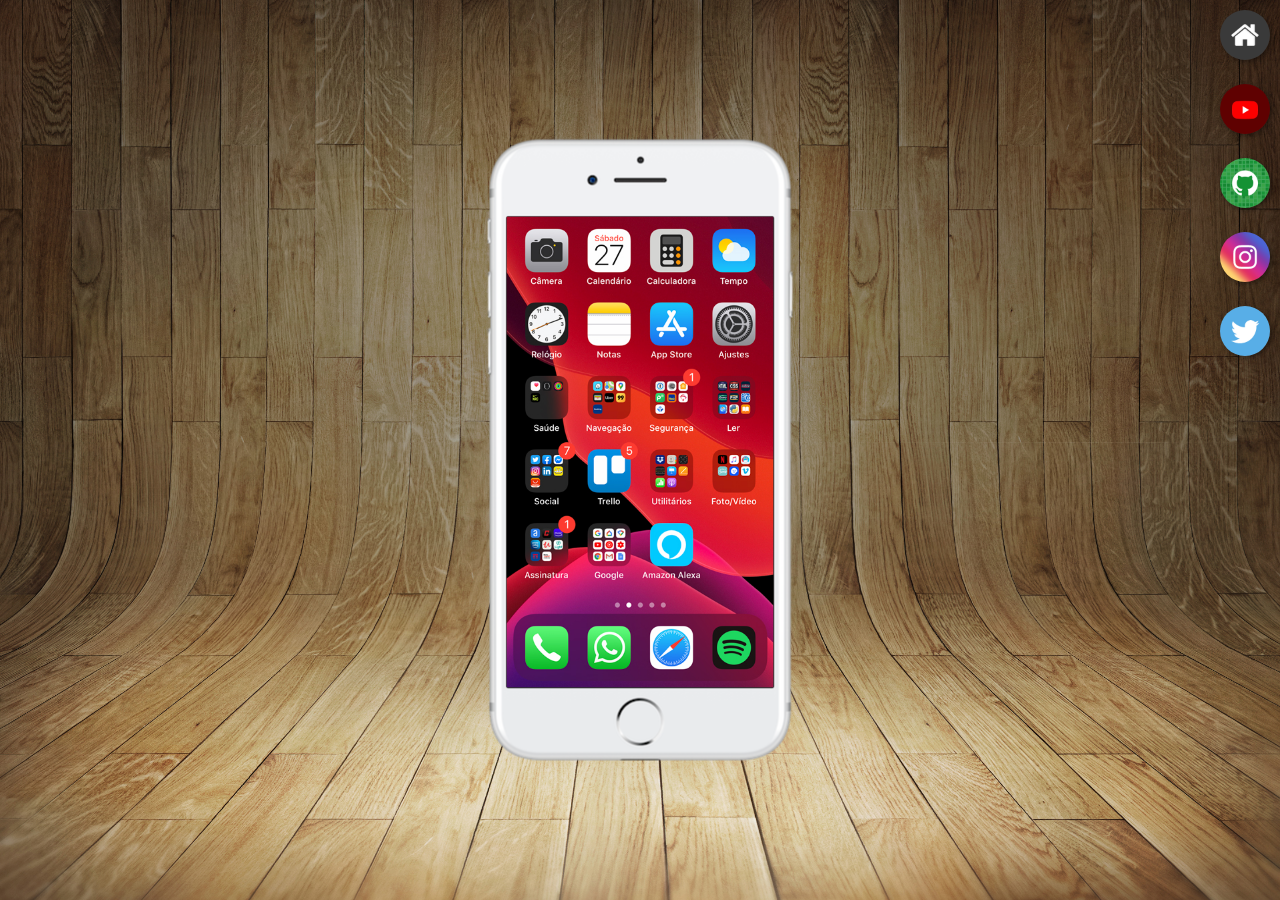
<file: index.html>
<!DOCTYPE html>
<html lang="pt-br">
<head>
    <meta charset="UTF-8">
    <meta name="viewport" content="width=device-width, initial-scale=1.0">
    <link rel="shortcut icon" href="imagens/favicon.ico" type="image/x-icon">
    <link rel="stylesheet" href="estilos/style.css">
    <title>Projeto Redes Sociais</title>
</head>
<body>
    <main>
        <section id="telefone">
            <iframe src="home.html" name="tela" id="tela" frameborder="0">
                Seu navegador não é compátivel com isso.
            </iframe>
        </section>
        <section id="redes-sociais">
            <a href="home.html" target="tela"><img src="imagens/logo-home.jpg" alt="home"></a><br>
            <a href="youtube.html" target="tela"><img src="imagens/logo-youtube.jpg" alt="YouTube"></a><br>
            <a href="github.html" target="tela"><img src="imagens/logo-github.jpg" alt="GitHub"></a><br>
            <a href="instagram.html" target="tela"><img src="imagens/logo-instagram.jpg" alt="Instagram"></a><br>
            <a href="twitter.html" target="tela"><img src="imagens/logo-twitter.jpg" alt="Twitter"></a>
        </section>
    </main>
</body>
</html>
</file>
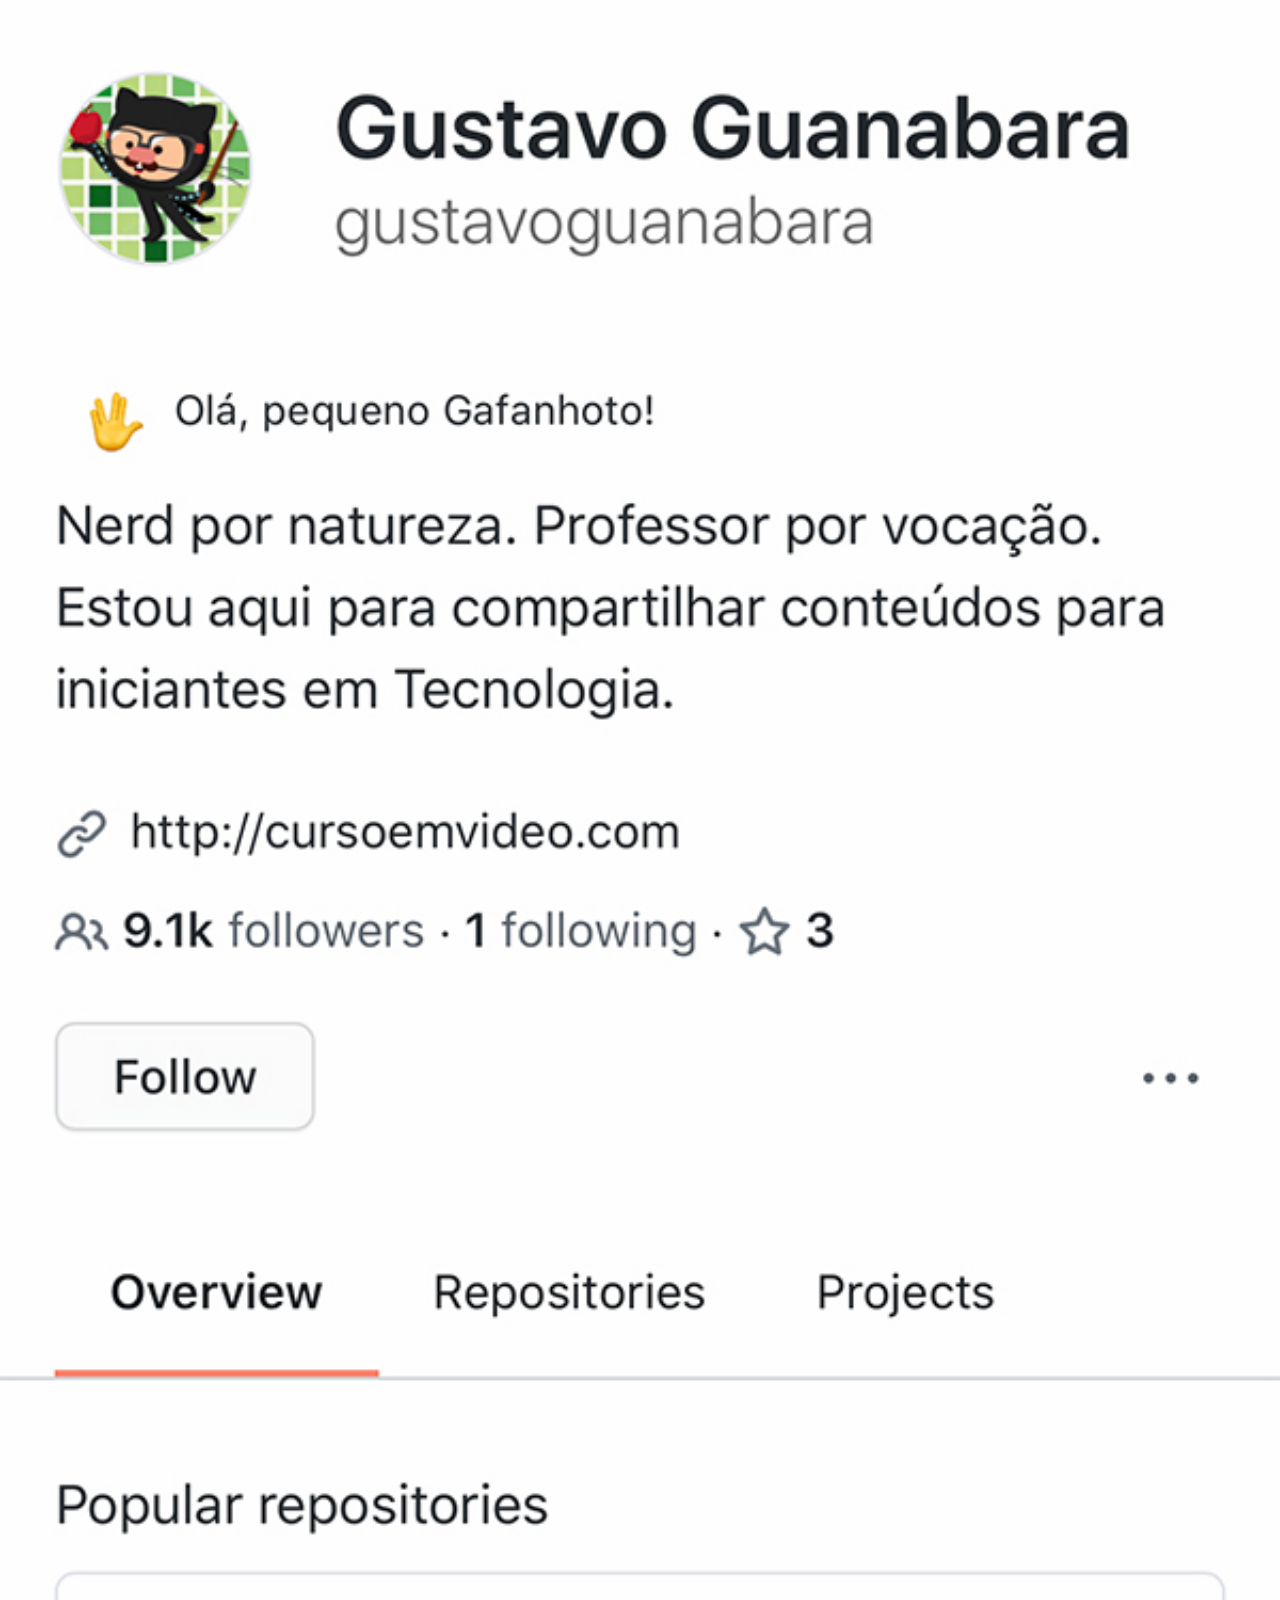
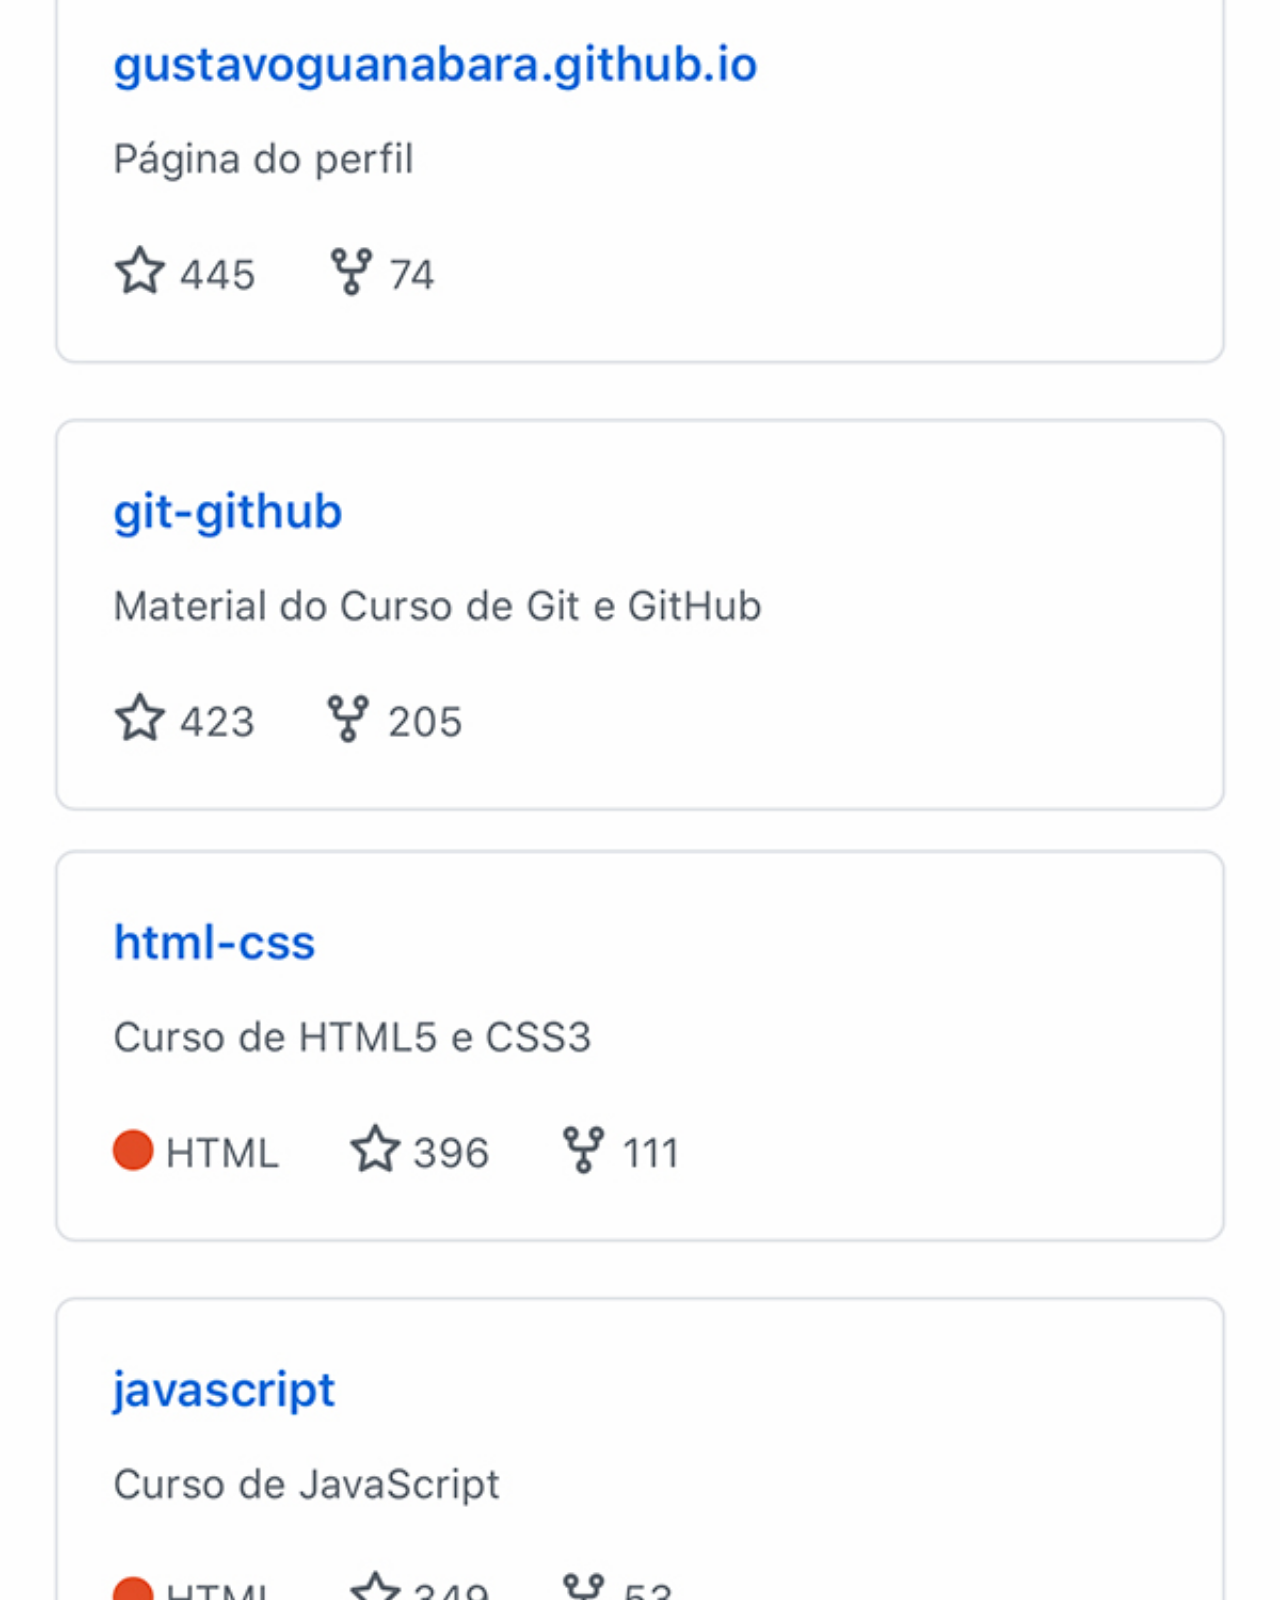
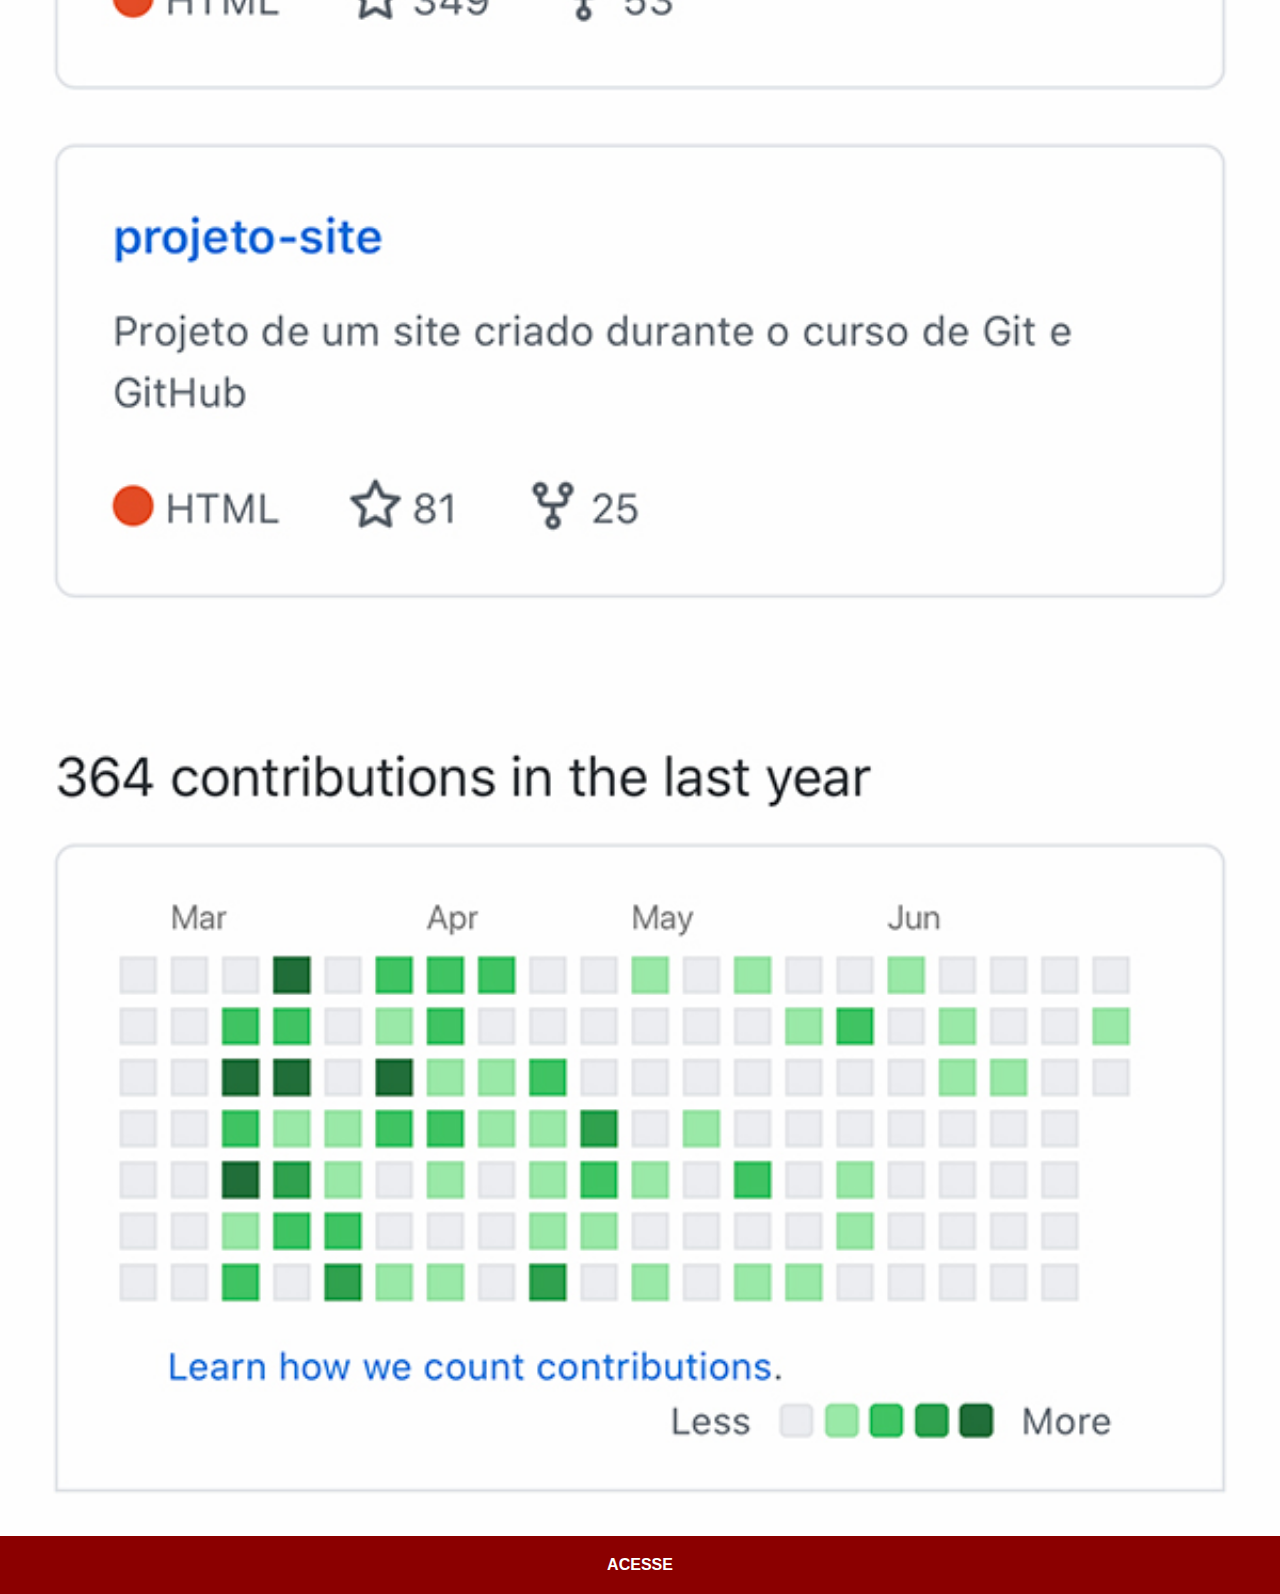
<file: github.html>
<!DOCTYPE html>
<html lang="pt-br">
<head>
    <meta charset="UTF-8">
    <meta name="viewport" content="width=device-width, initial-scale=1.0">
    <title>GitHub</title>
    <link rel="stylesheet" href="estilos/social.css">
</head>
<body>
    <img src="imagens/tela-github.jpg" alt="GitHub">
    <a href="https://github.com/gustavoguanabara/" target="_blank">ACESSE</a>
</body>
</html>
</file>
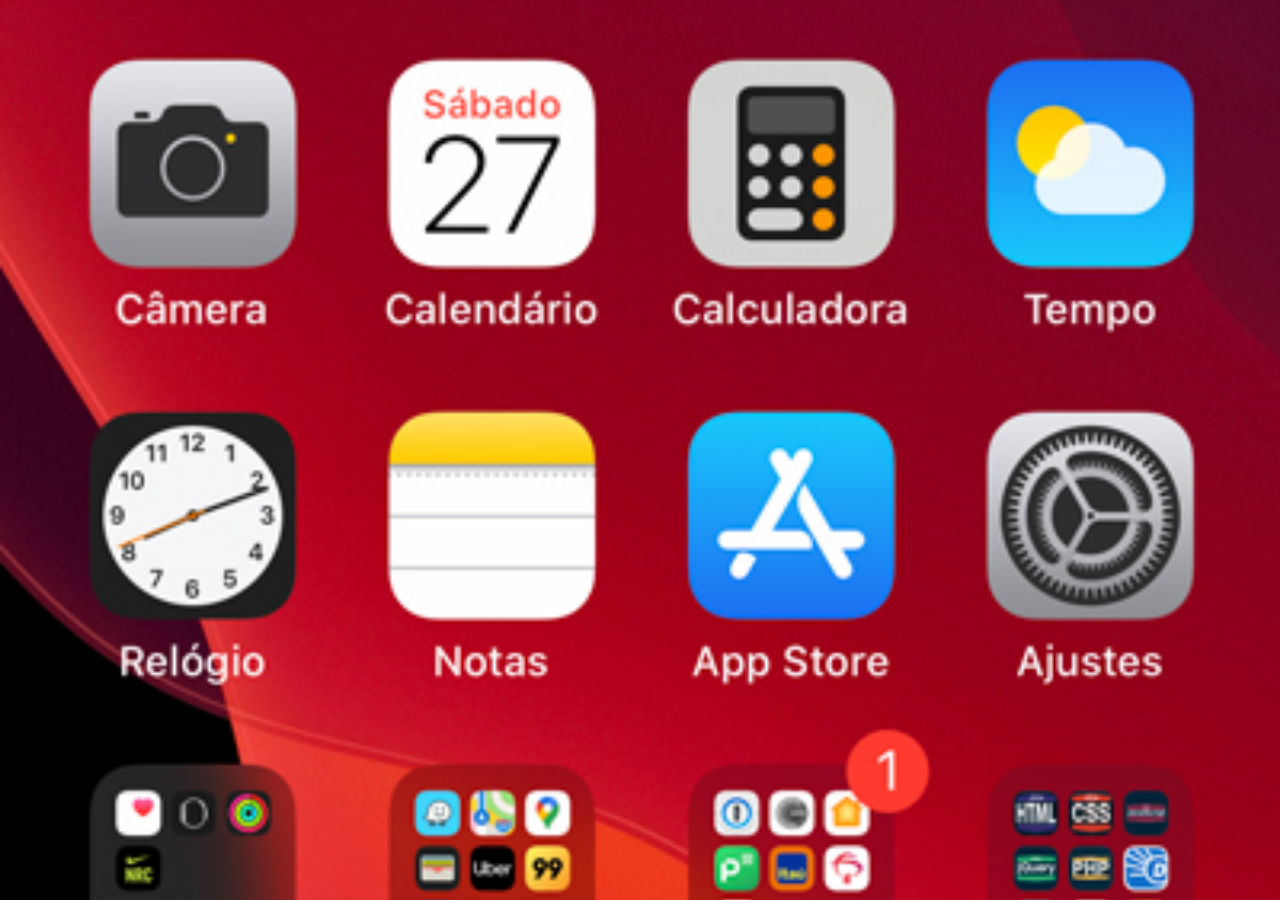
<file: home.html>
<!DOCTYPE html>
<html lang="pt-br">
<head>
    <meta charset="UTF-8">
    <meta name="viewport" content="width=device-width, initial-scale=1.0">
    <title>Home</title>
</head>
<style>
    *  {
        margin: 0px;
        padding: 0px;
    }

    body {
        width: 100vw;
        height: 100vh;
        background: black url('imagens/tela-home.jpg') no-repeat top center;
        background-size: cover;
    }
</style>
<body>
    
</body>
</html>
</file>
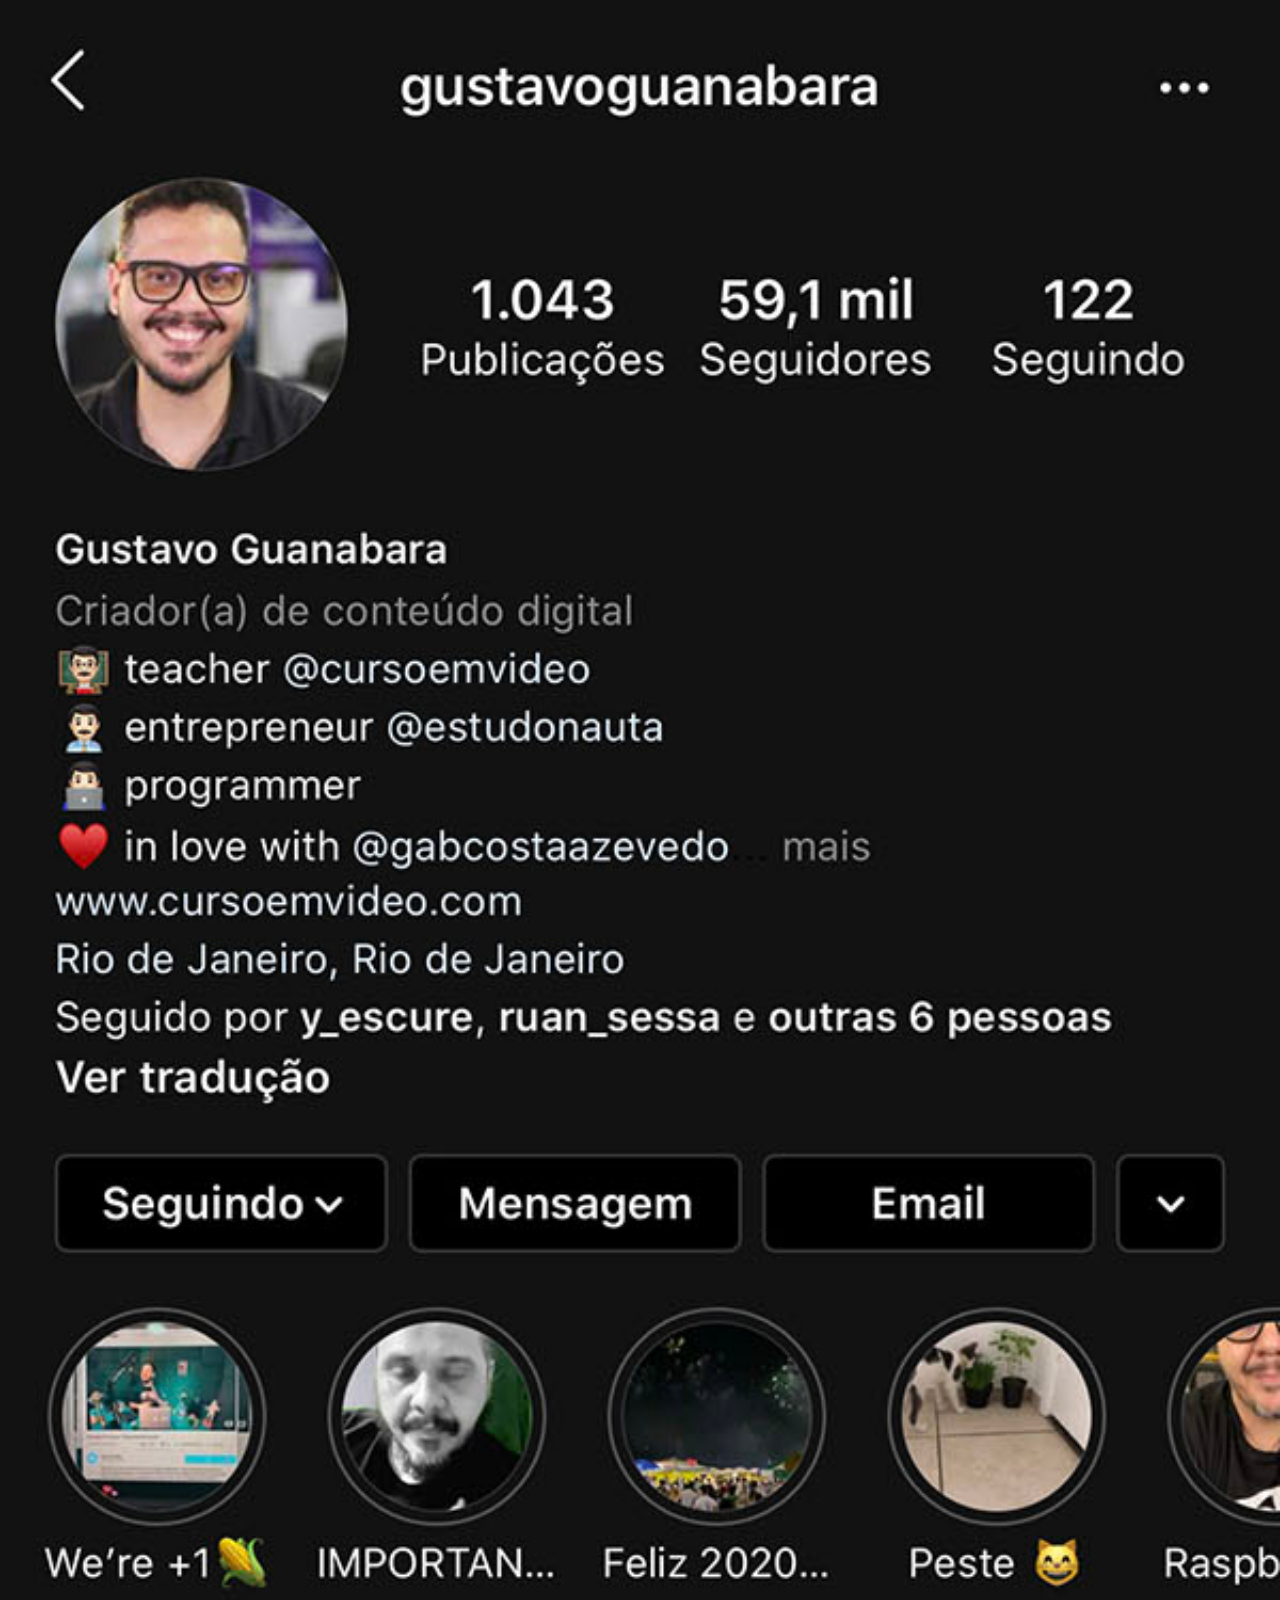
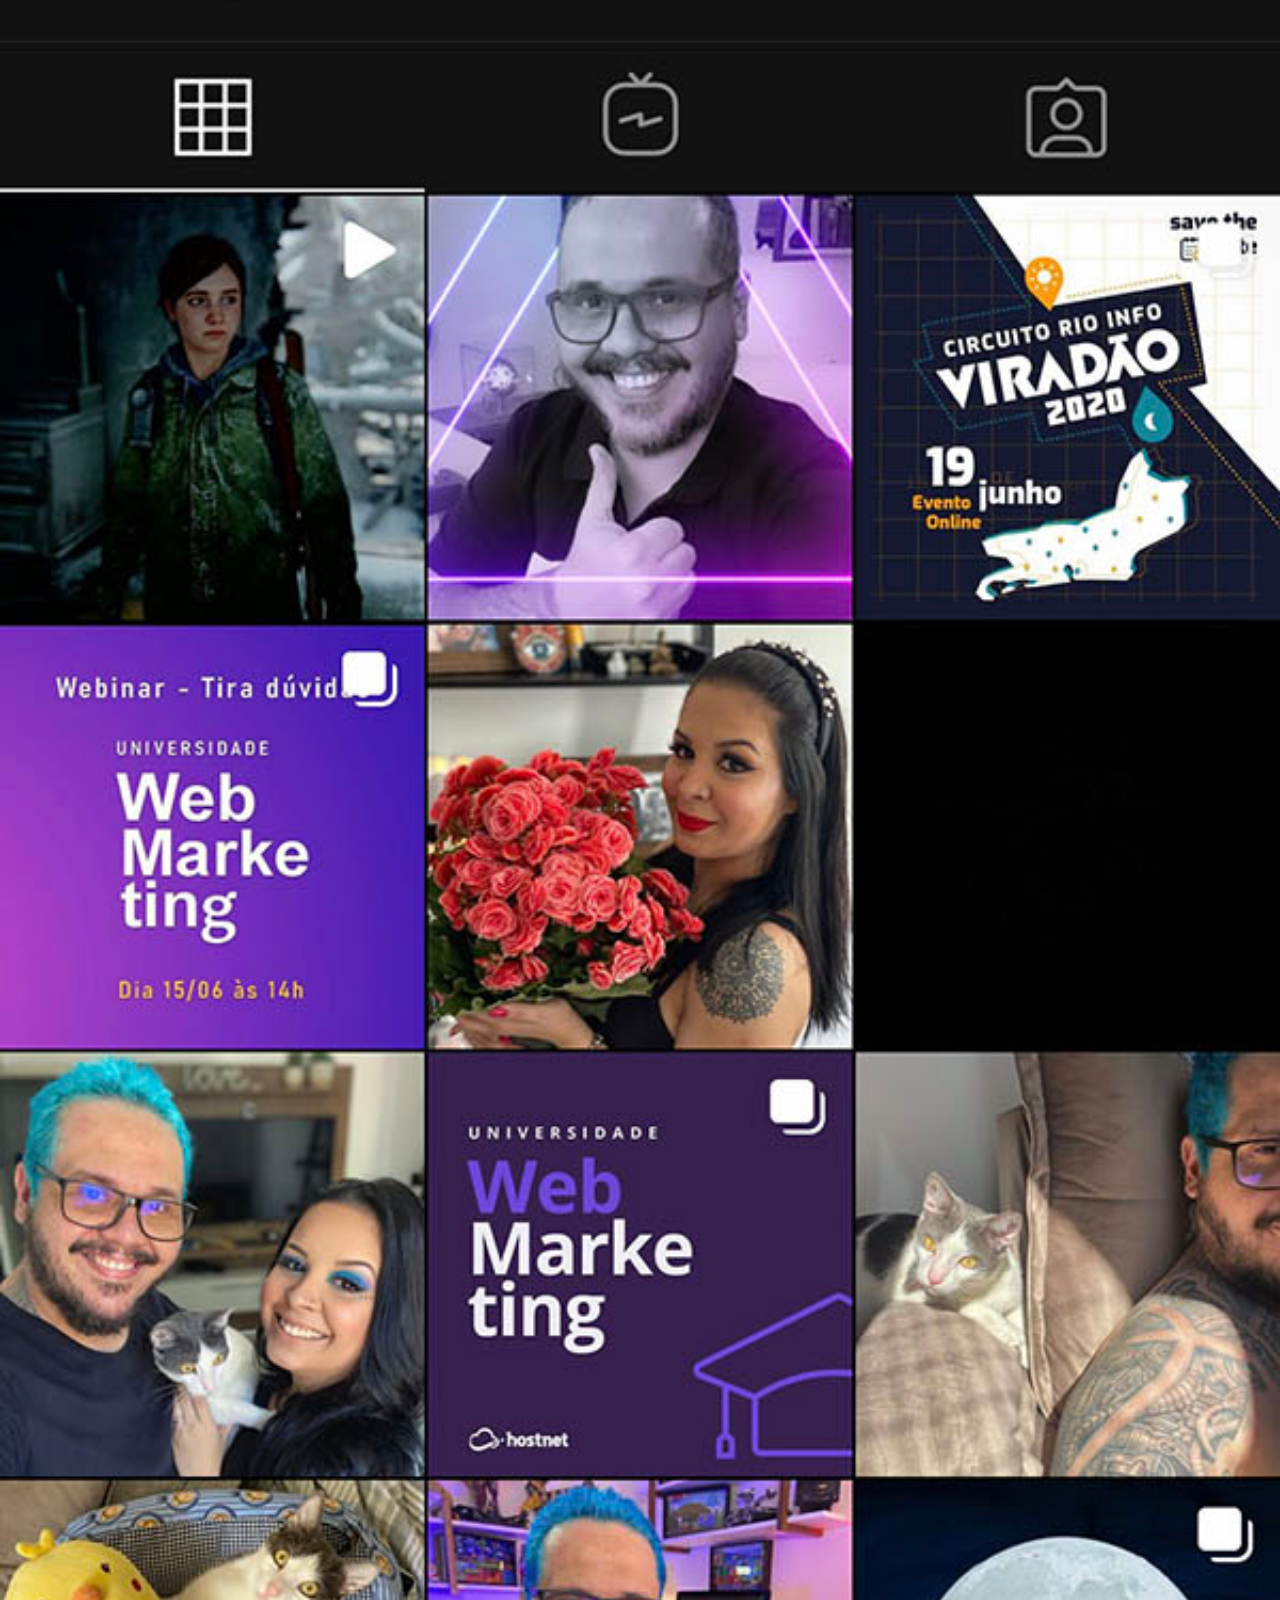
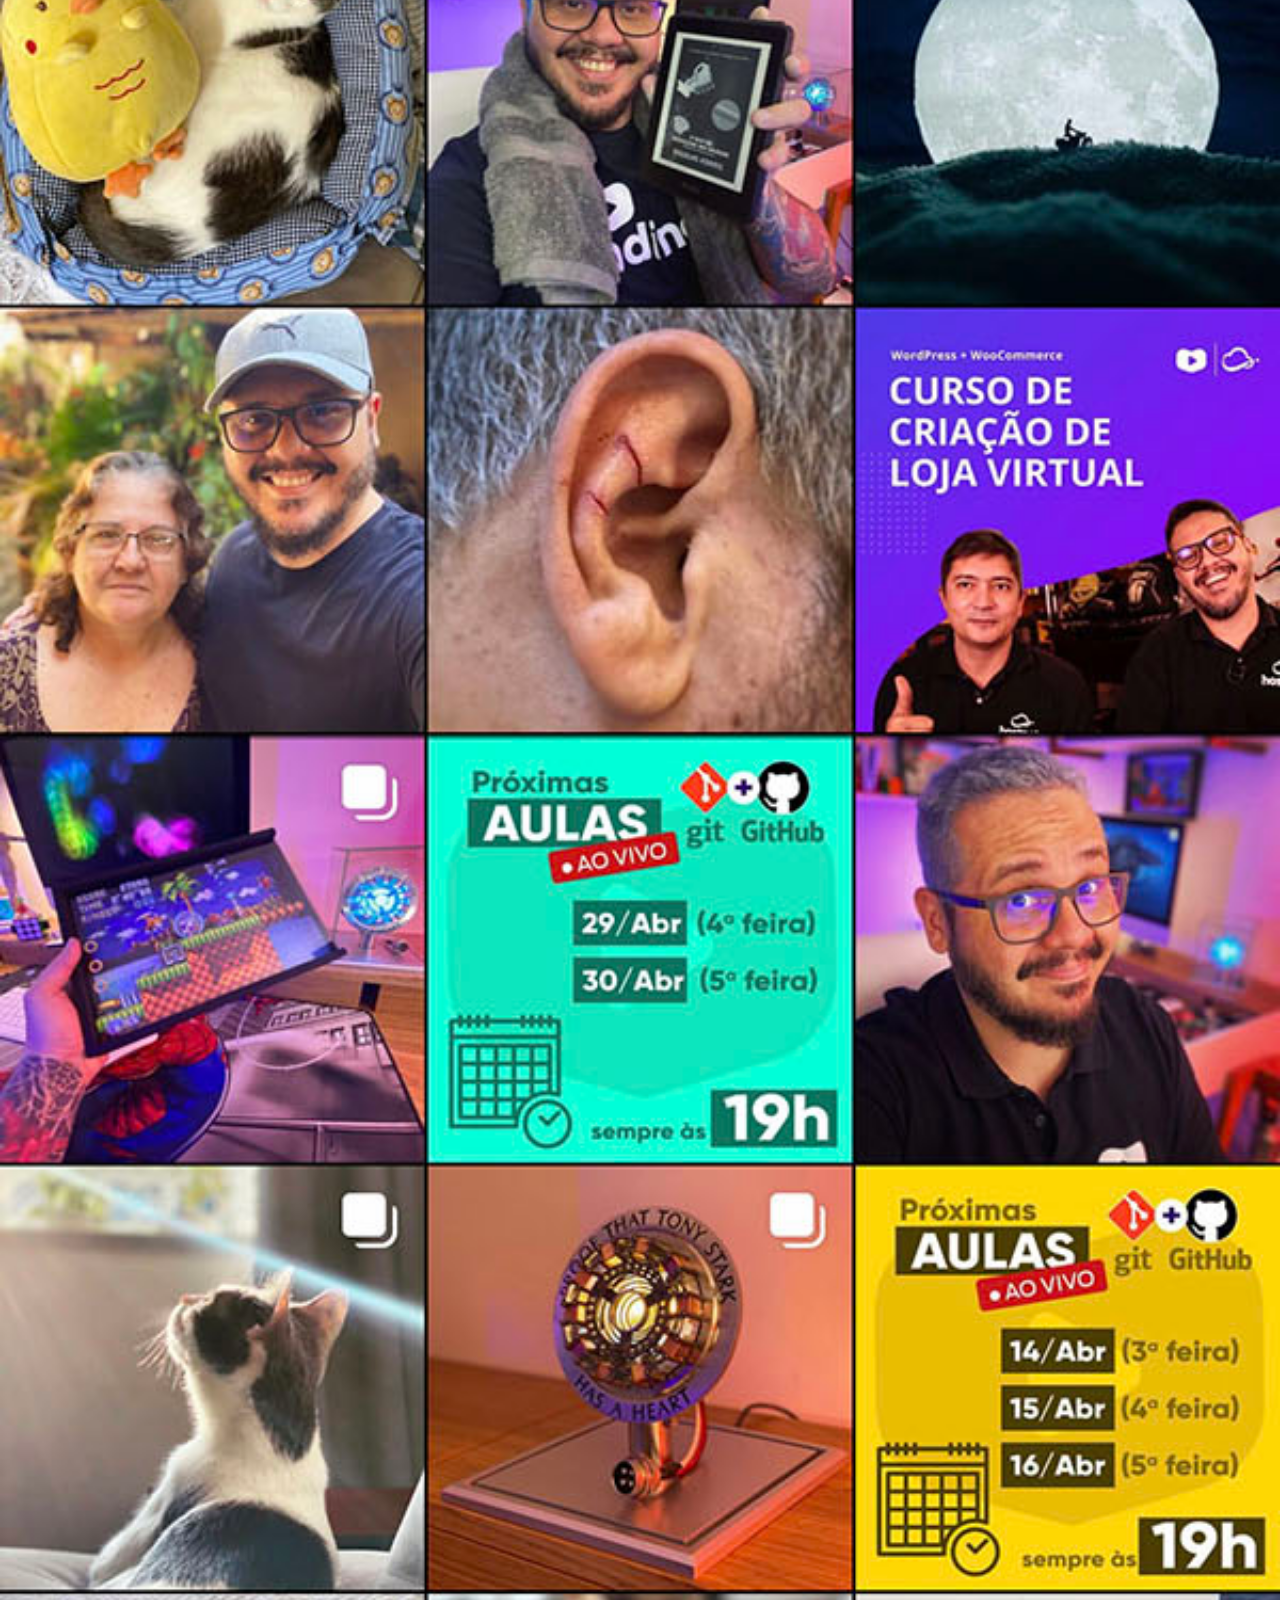
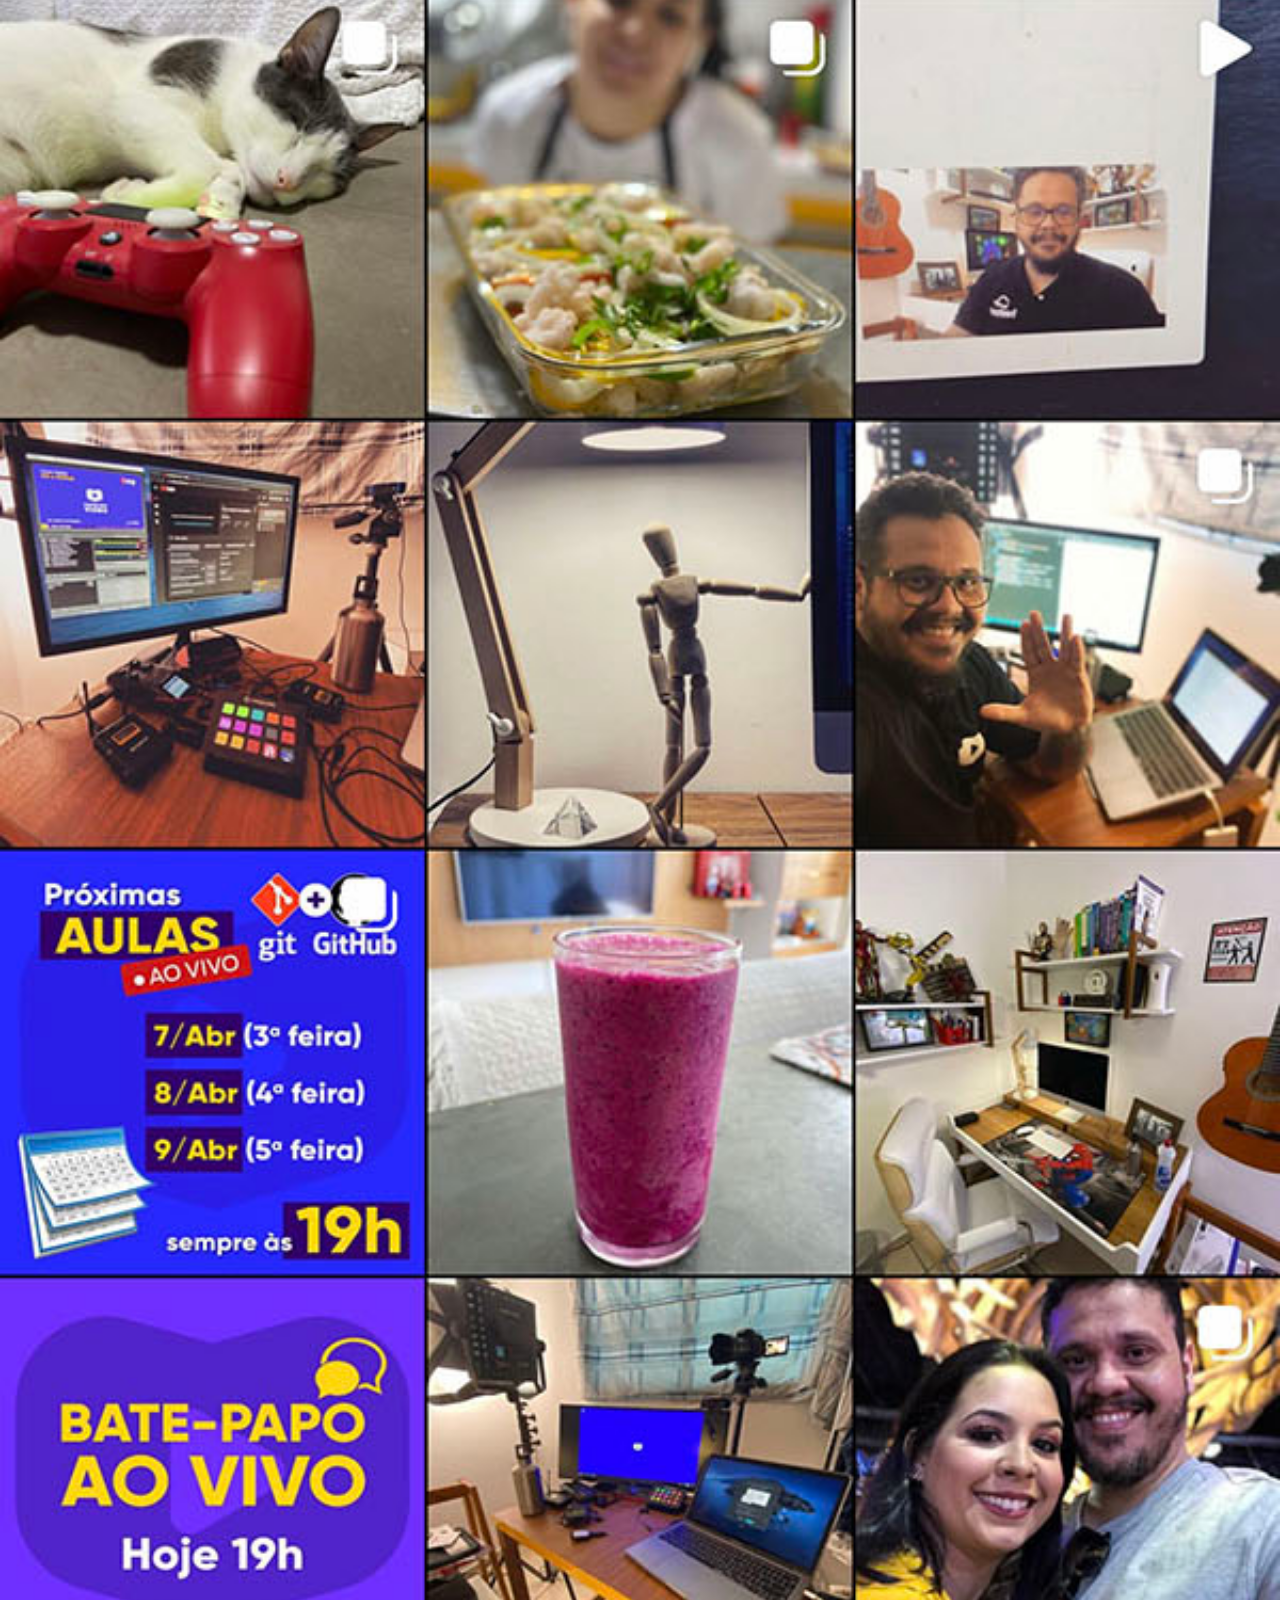
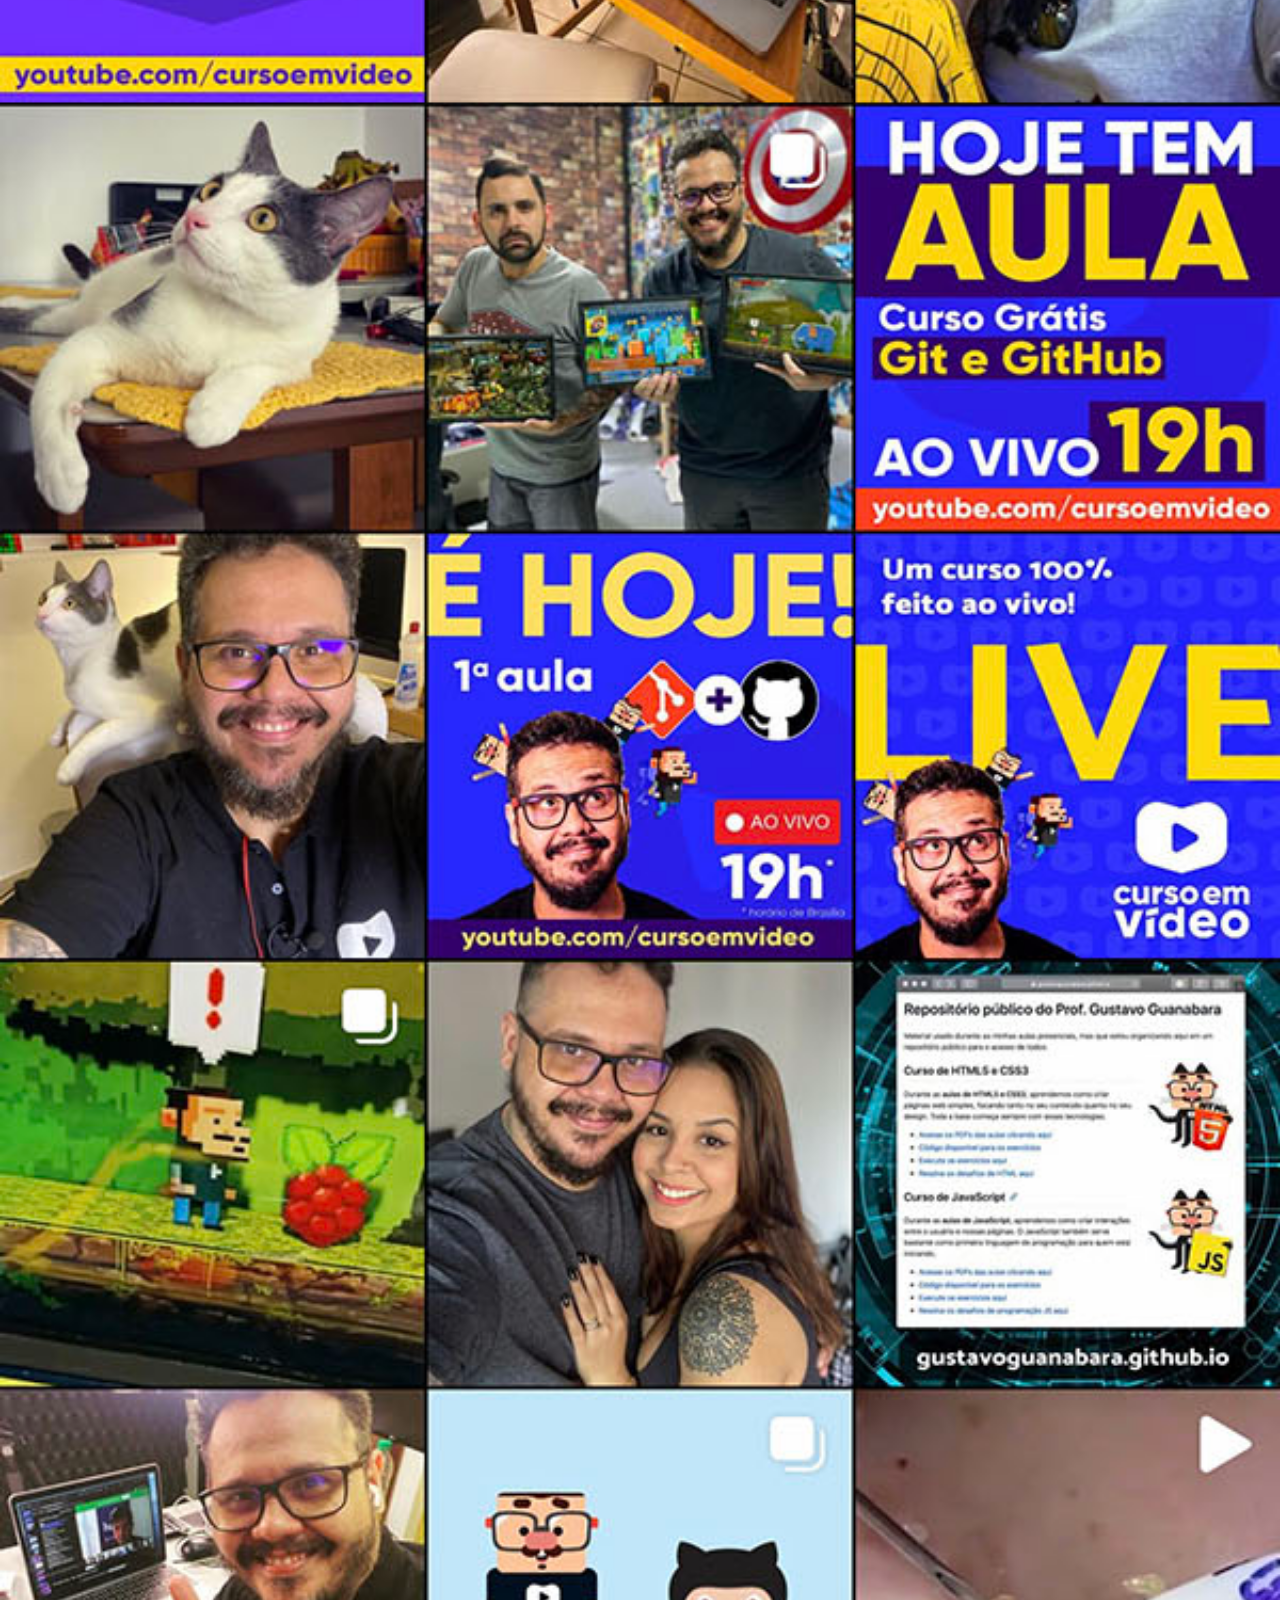
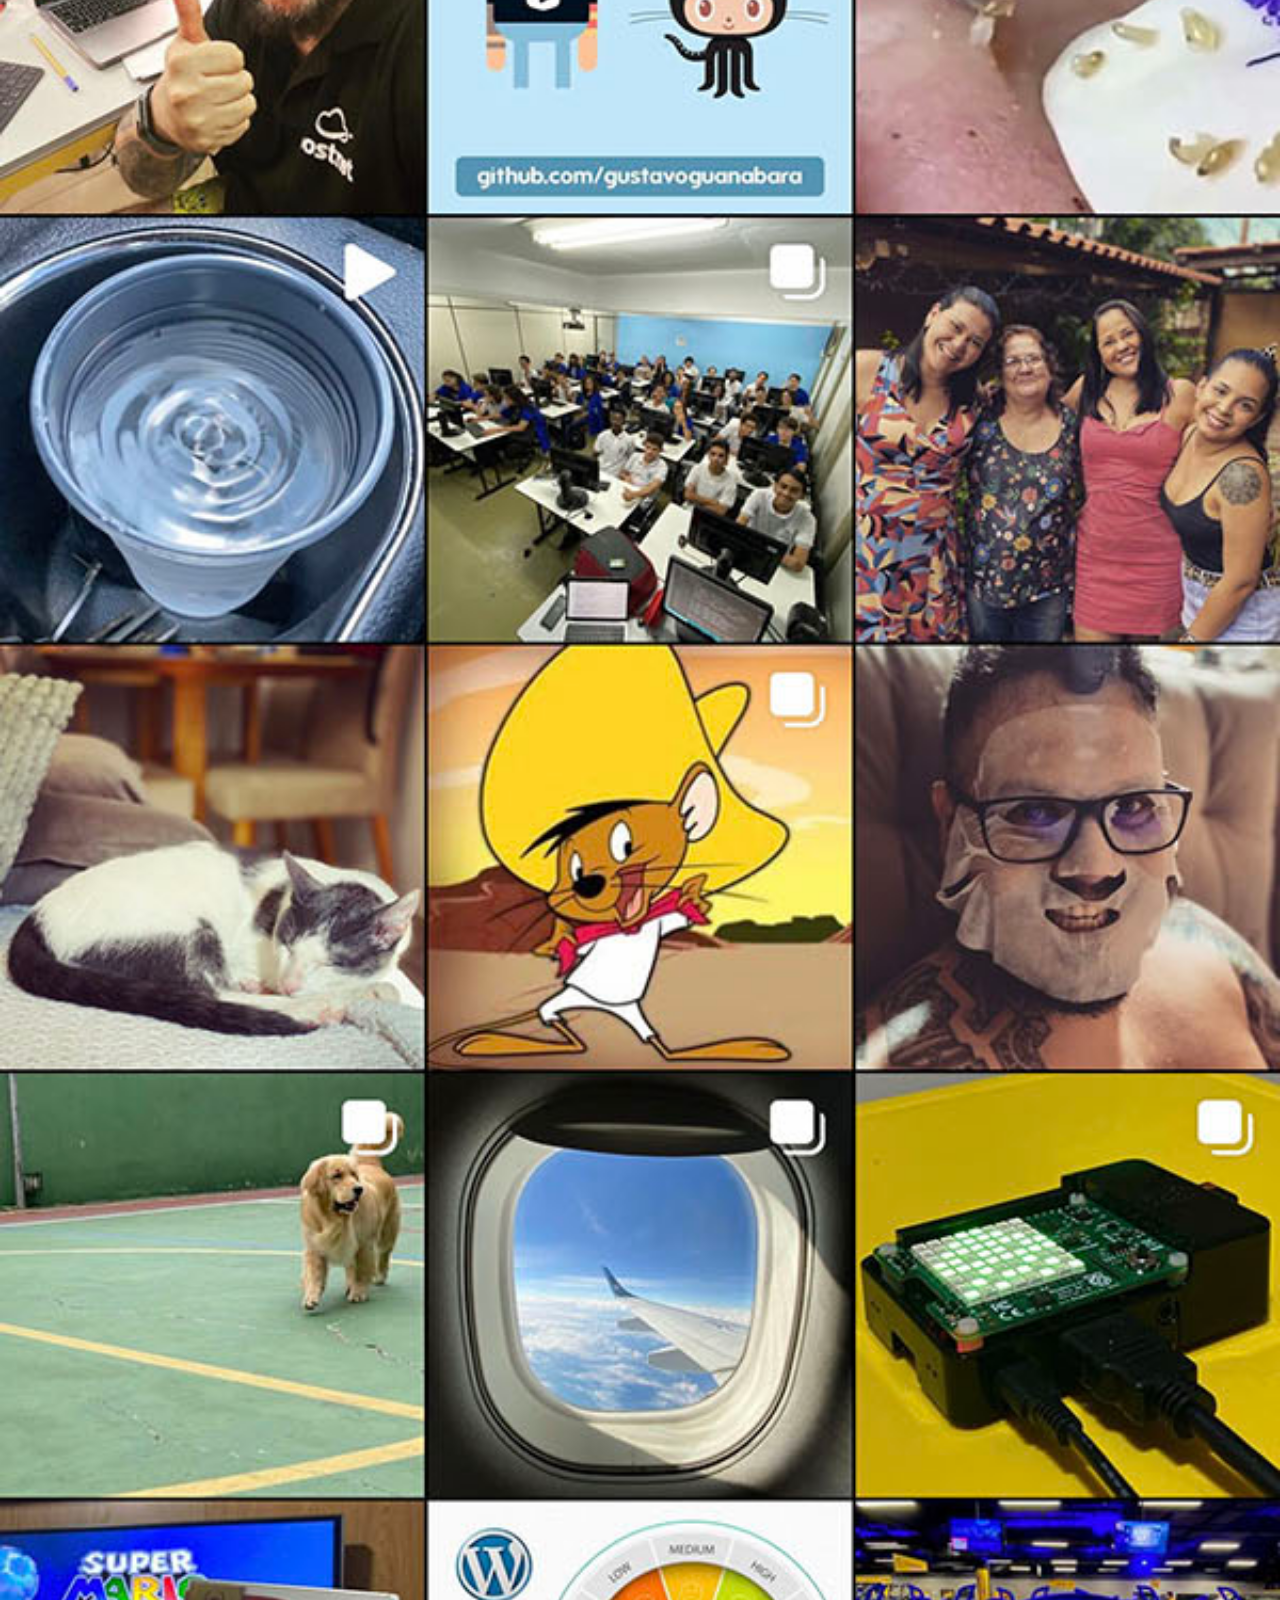
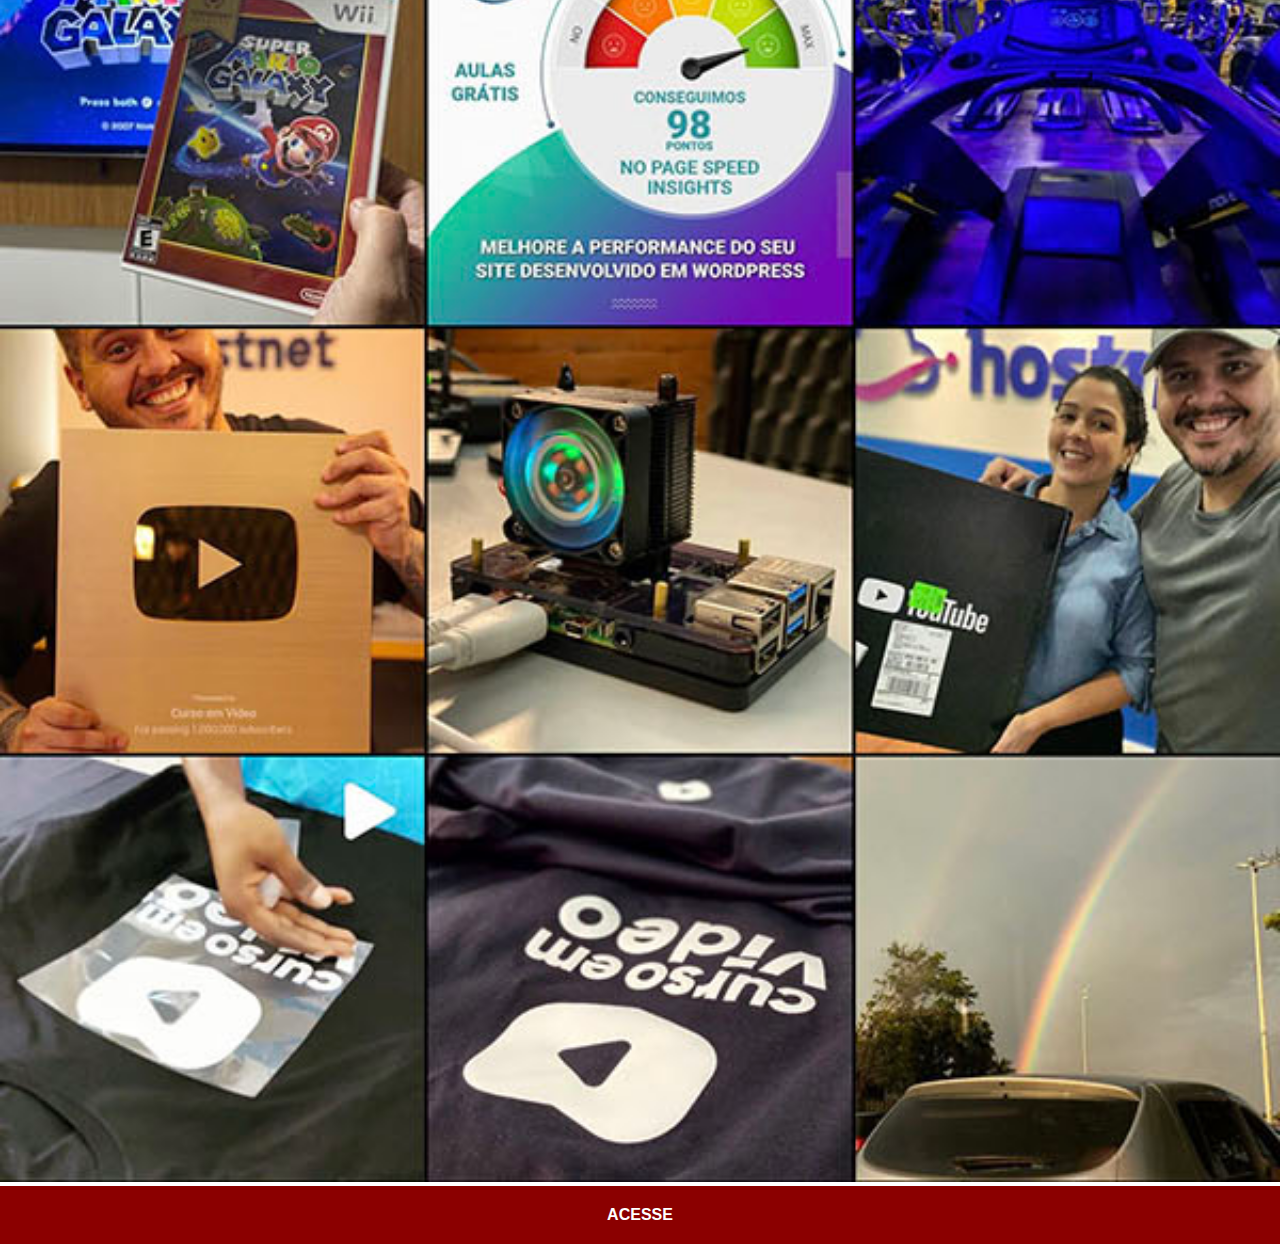
<file: instagram.html>
<!DOCTYPE html>
<html lang="pt-br">
<head>
    <meta charset="UTF-8">
    <meta name="viewport" content="width=device-width, initial-scale=1.0">
    <title>Instagram</title>
    <link rel="stylesheet" href="estilos/social.css">
</head>
<body>
    <img src="imagens/tela-instagram.jpg" alt="Instagram">
    <a href="https://www.instagram.com/gustavoguanabara/" target="_blank">ACESSE</a>
</body>
</html>
</file>
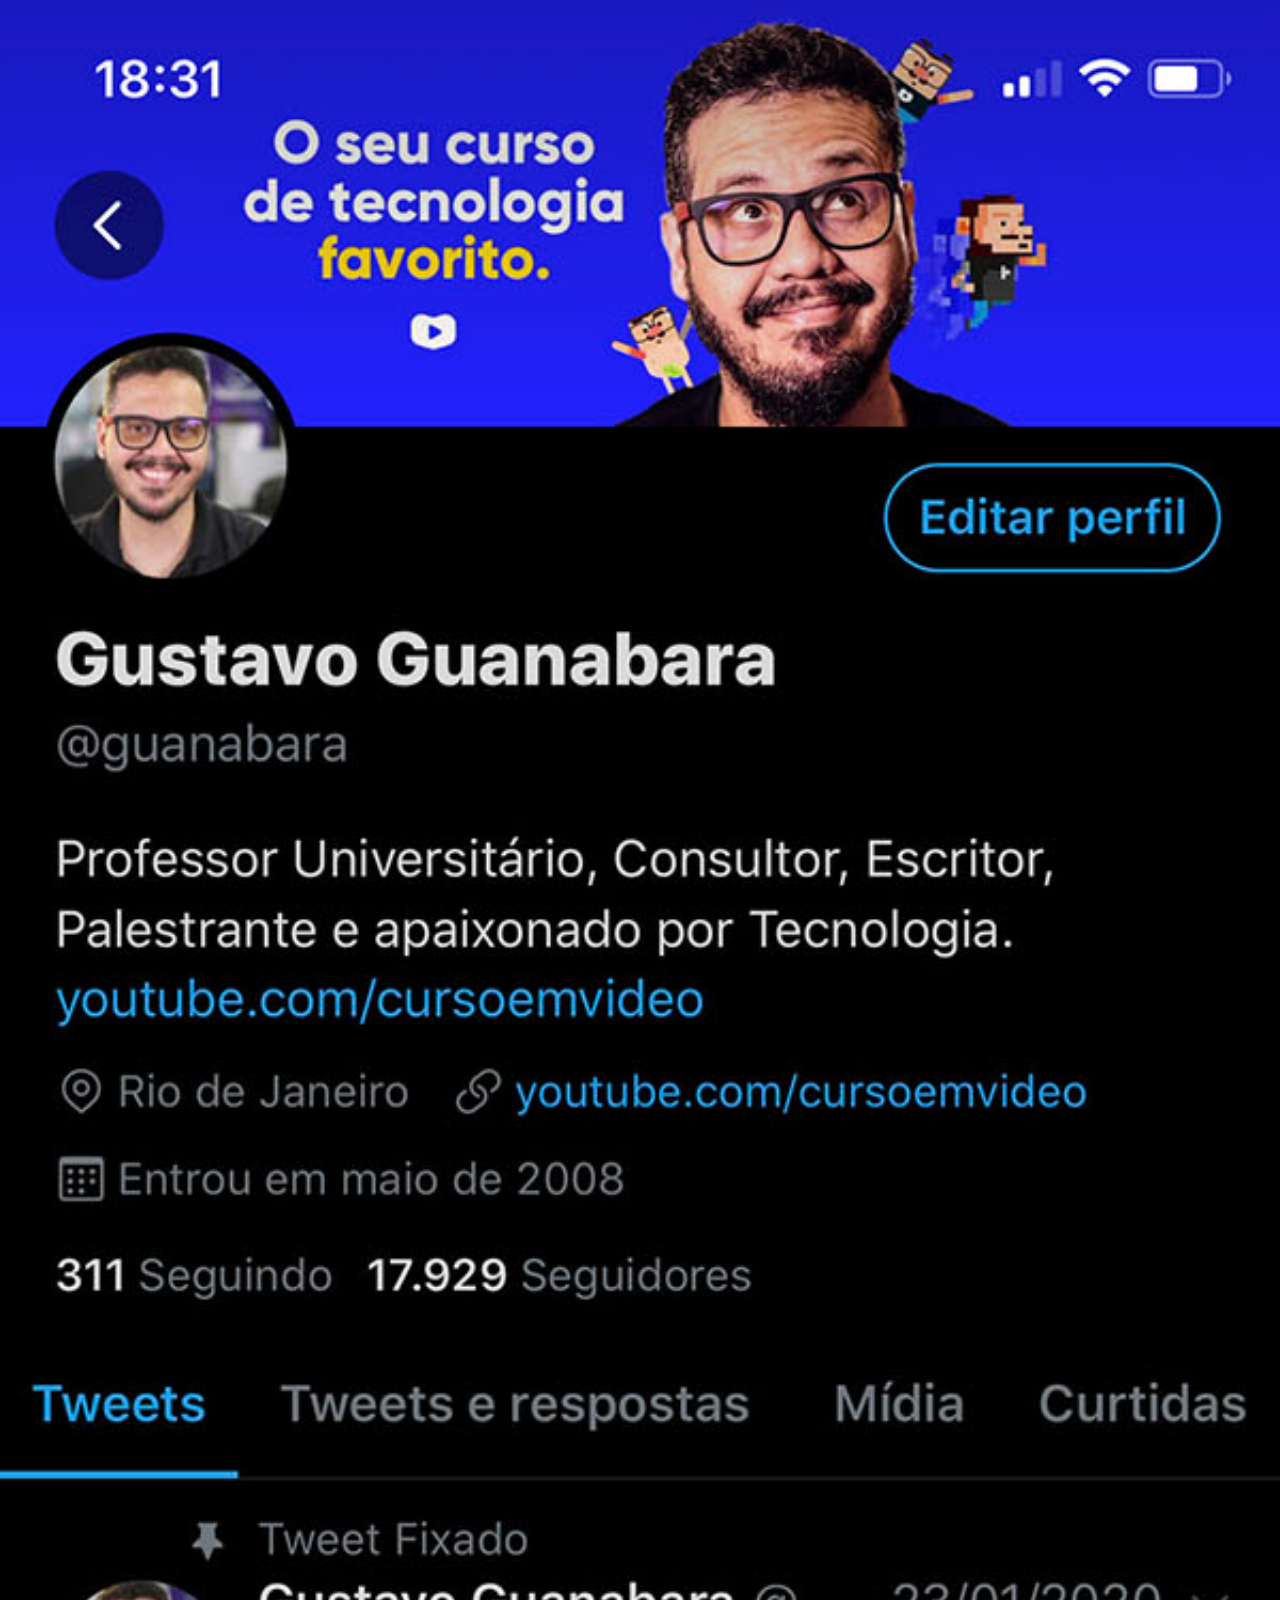
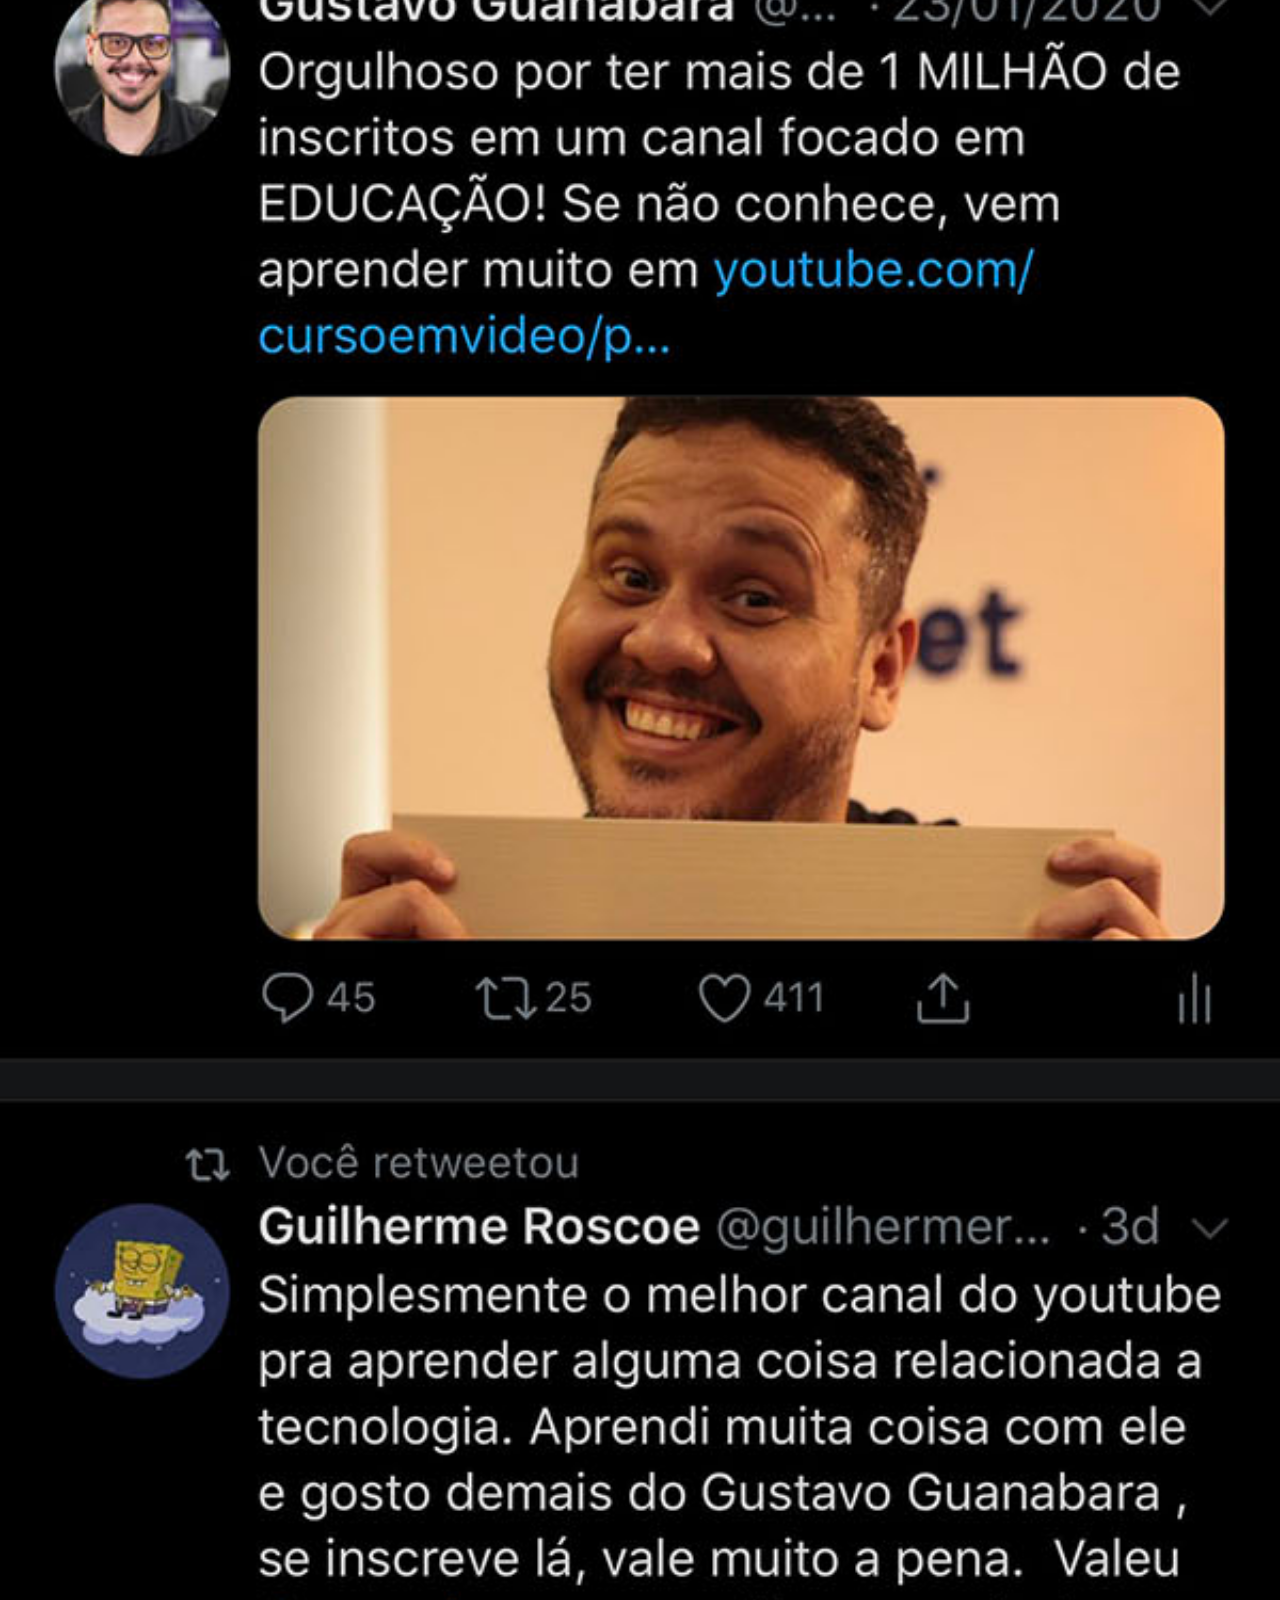
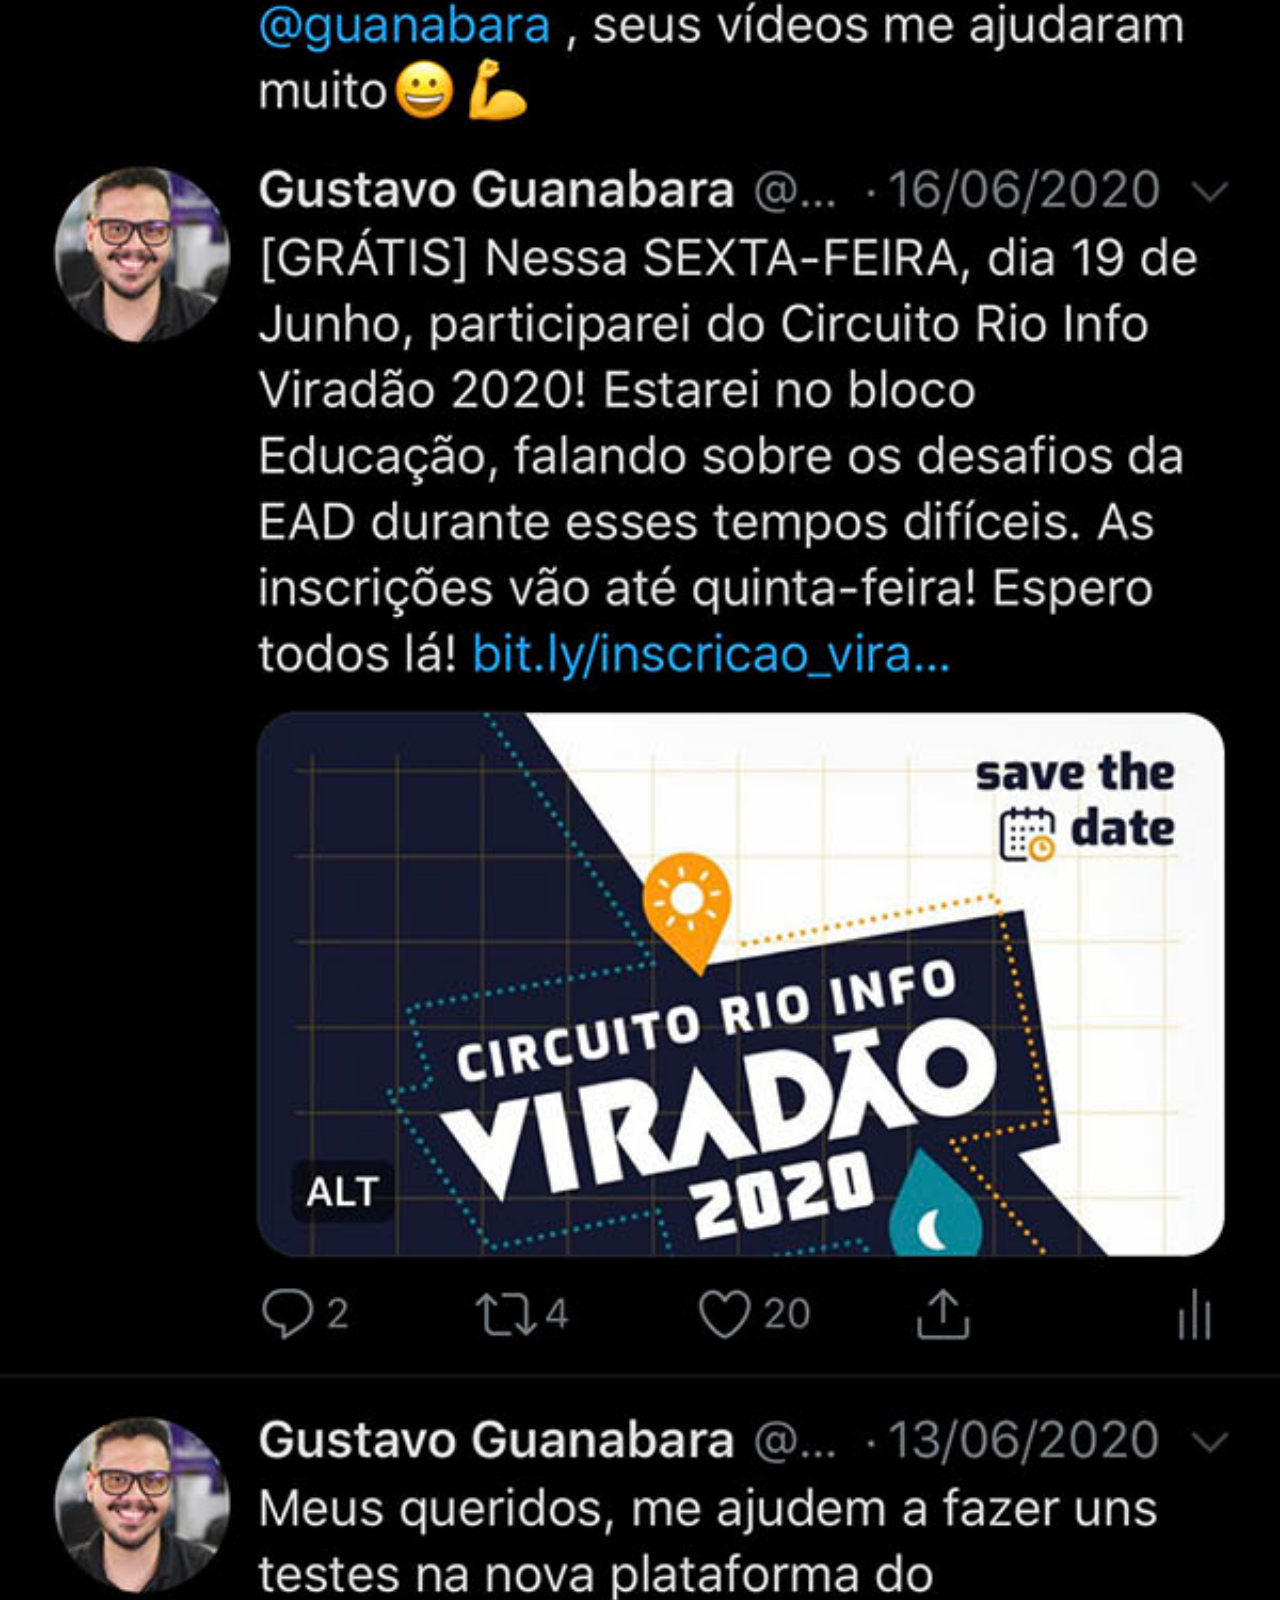
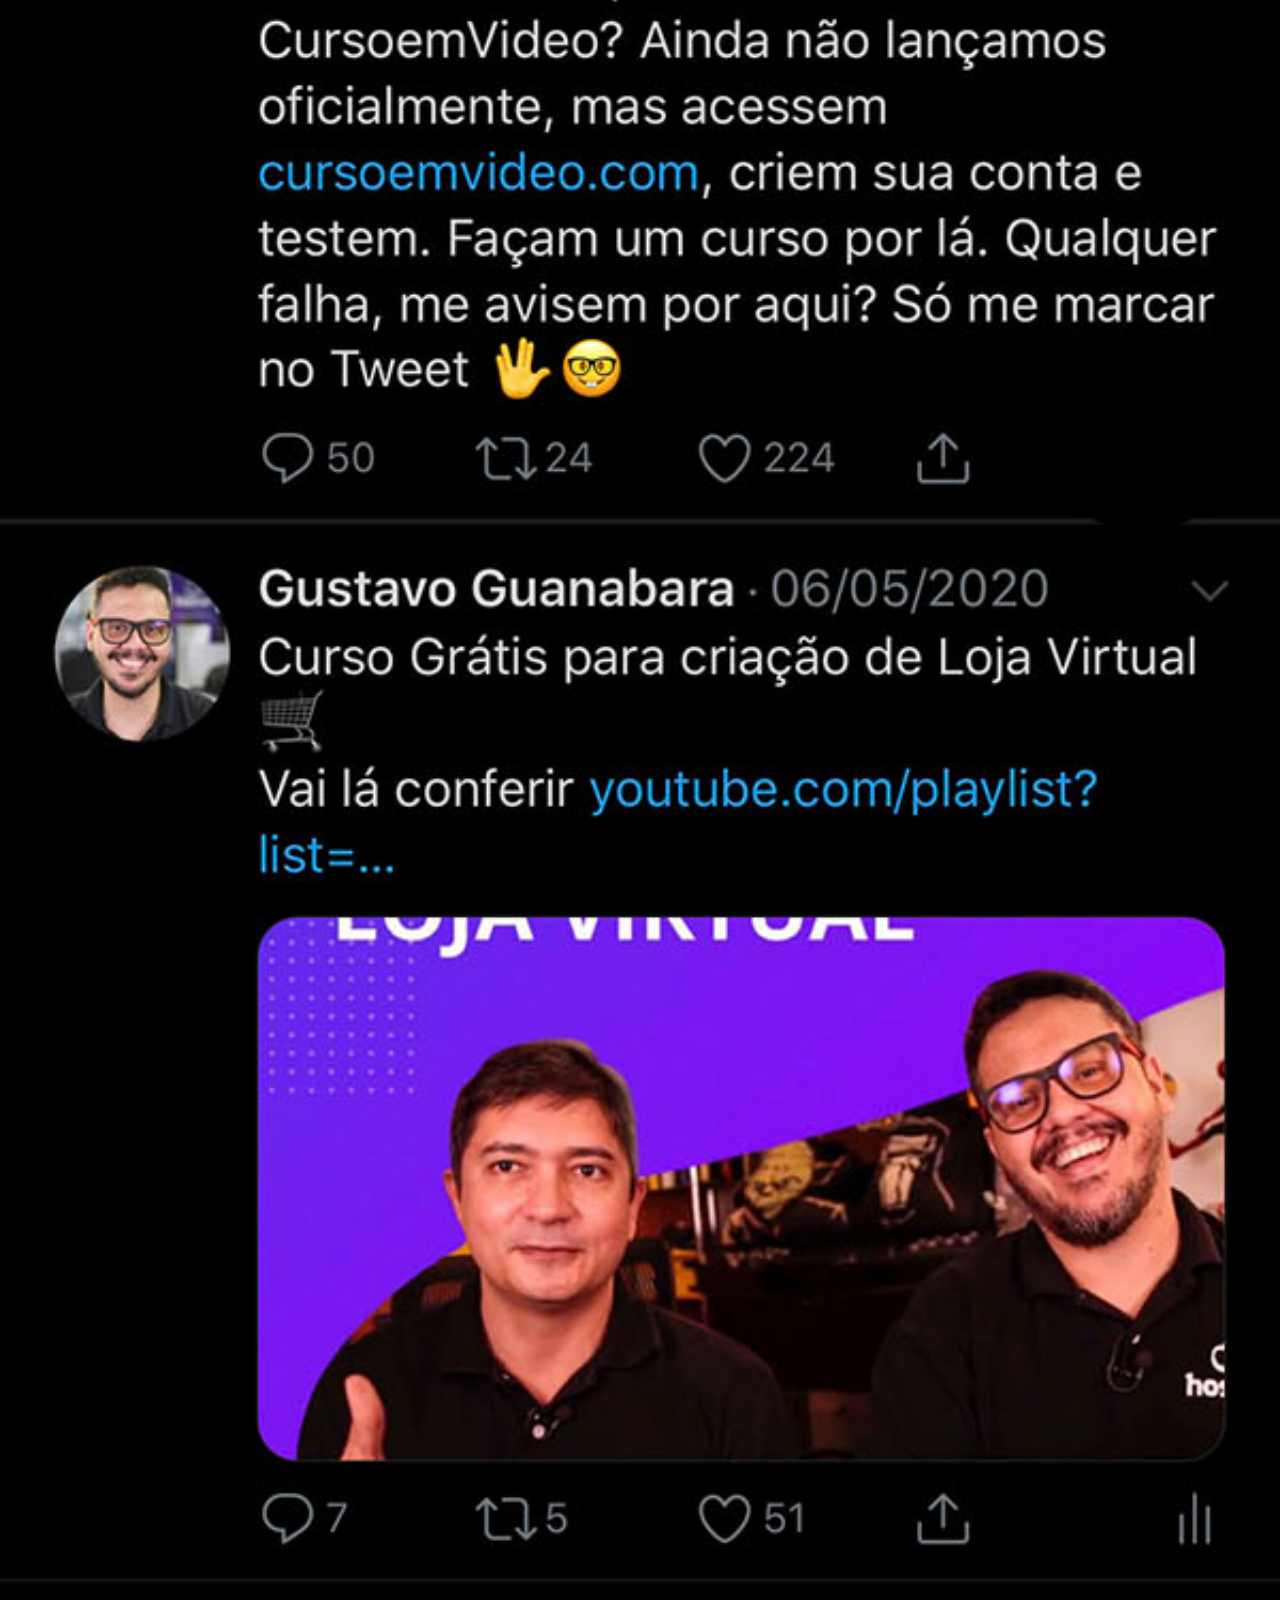
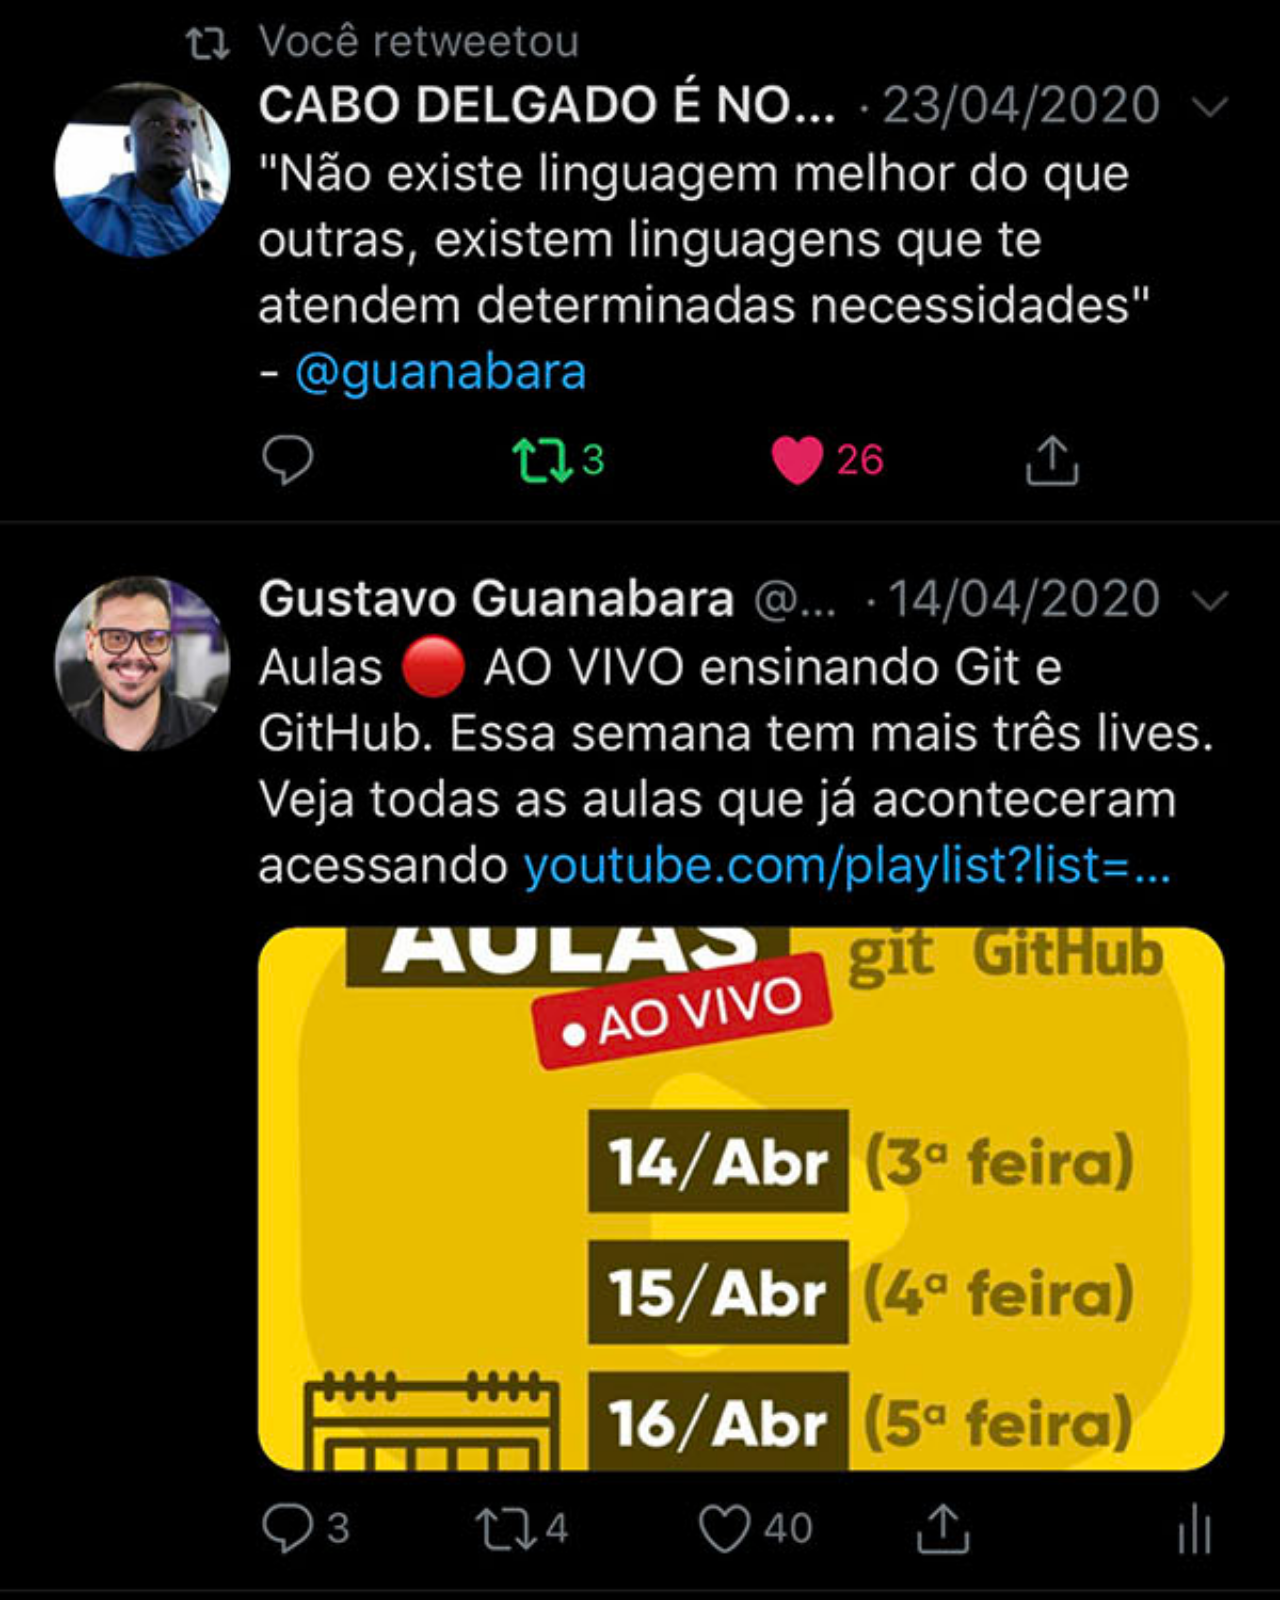
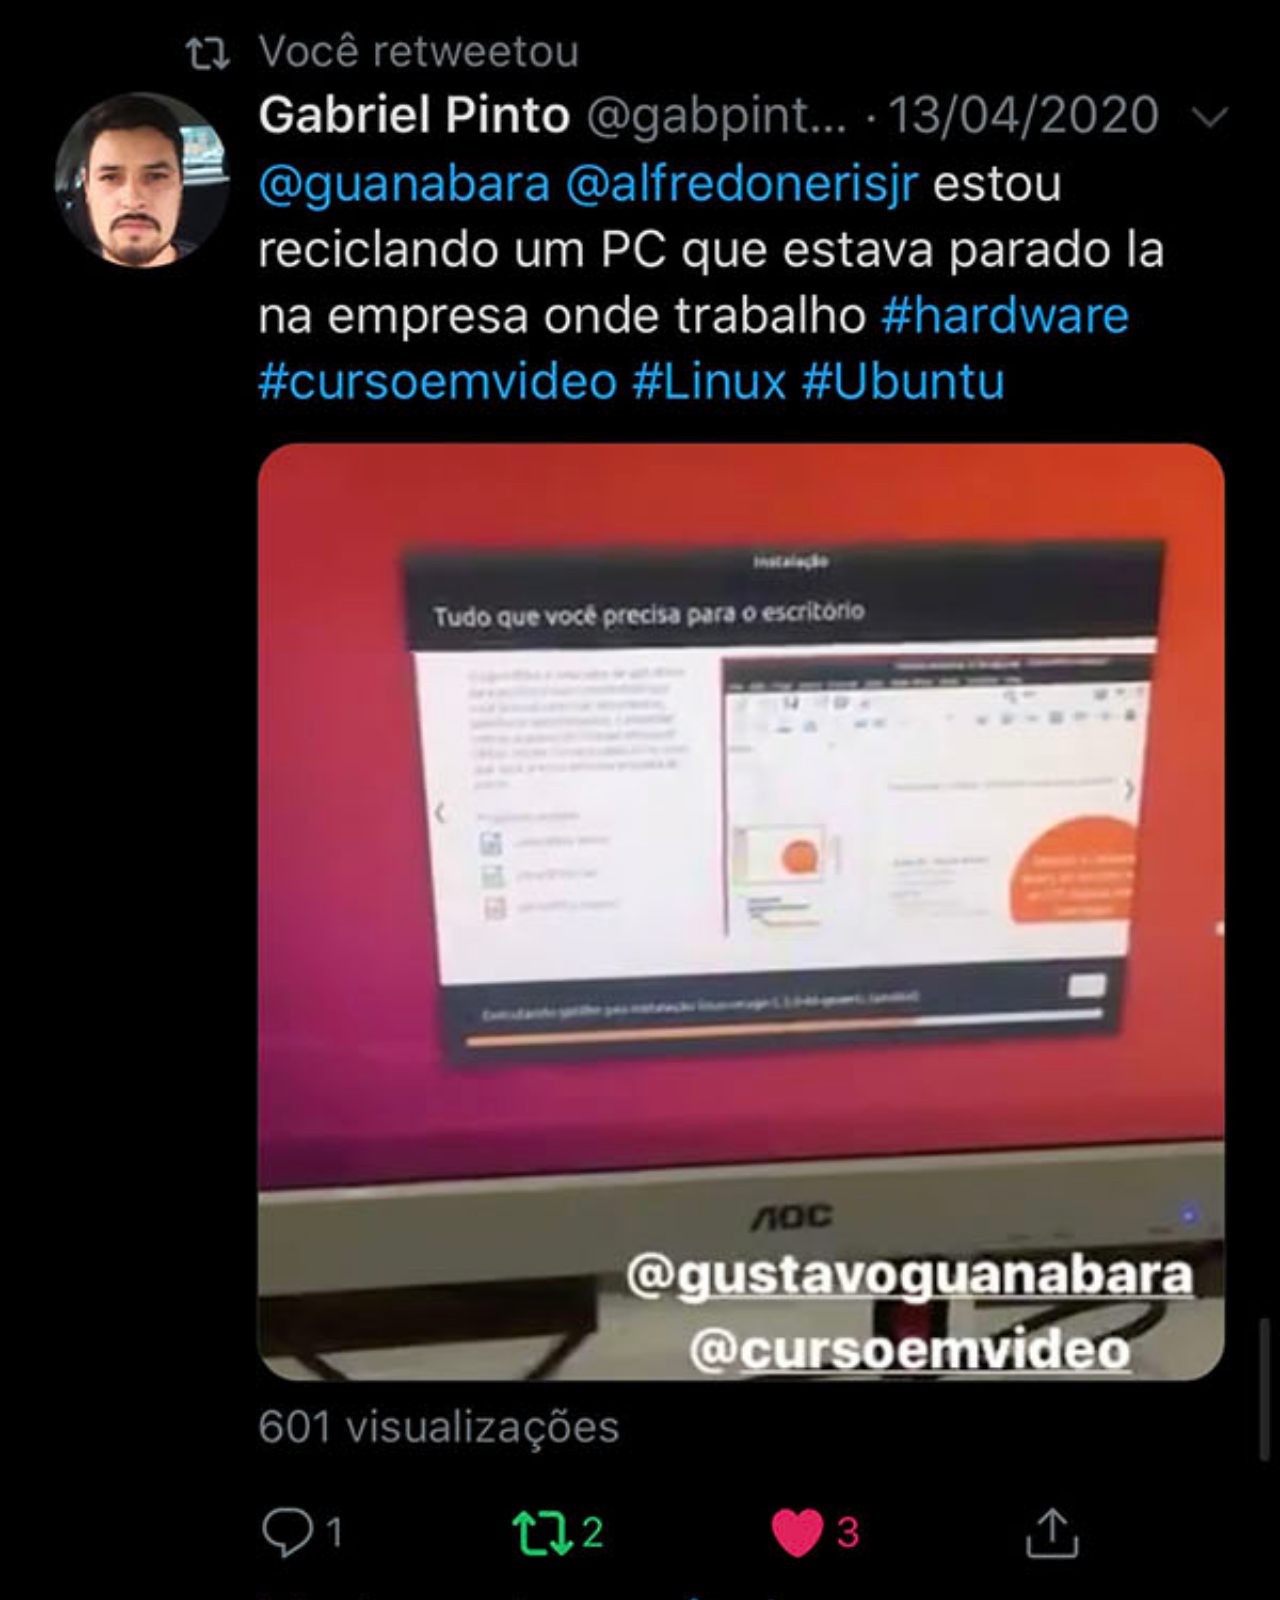
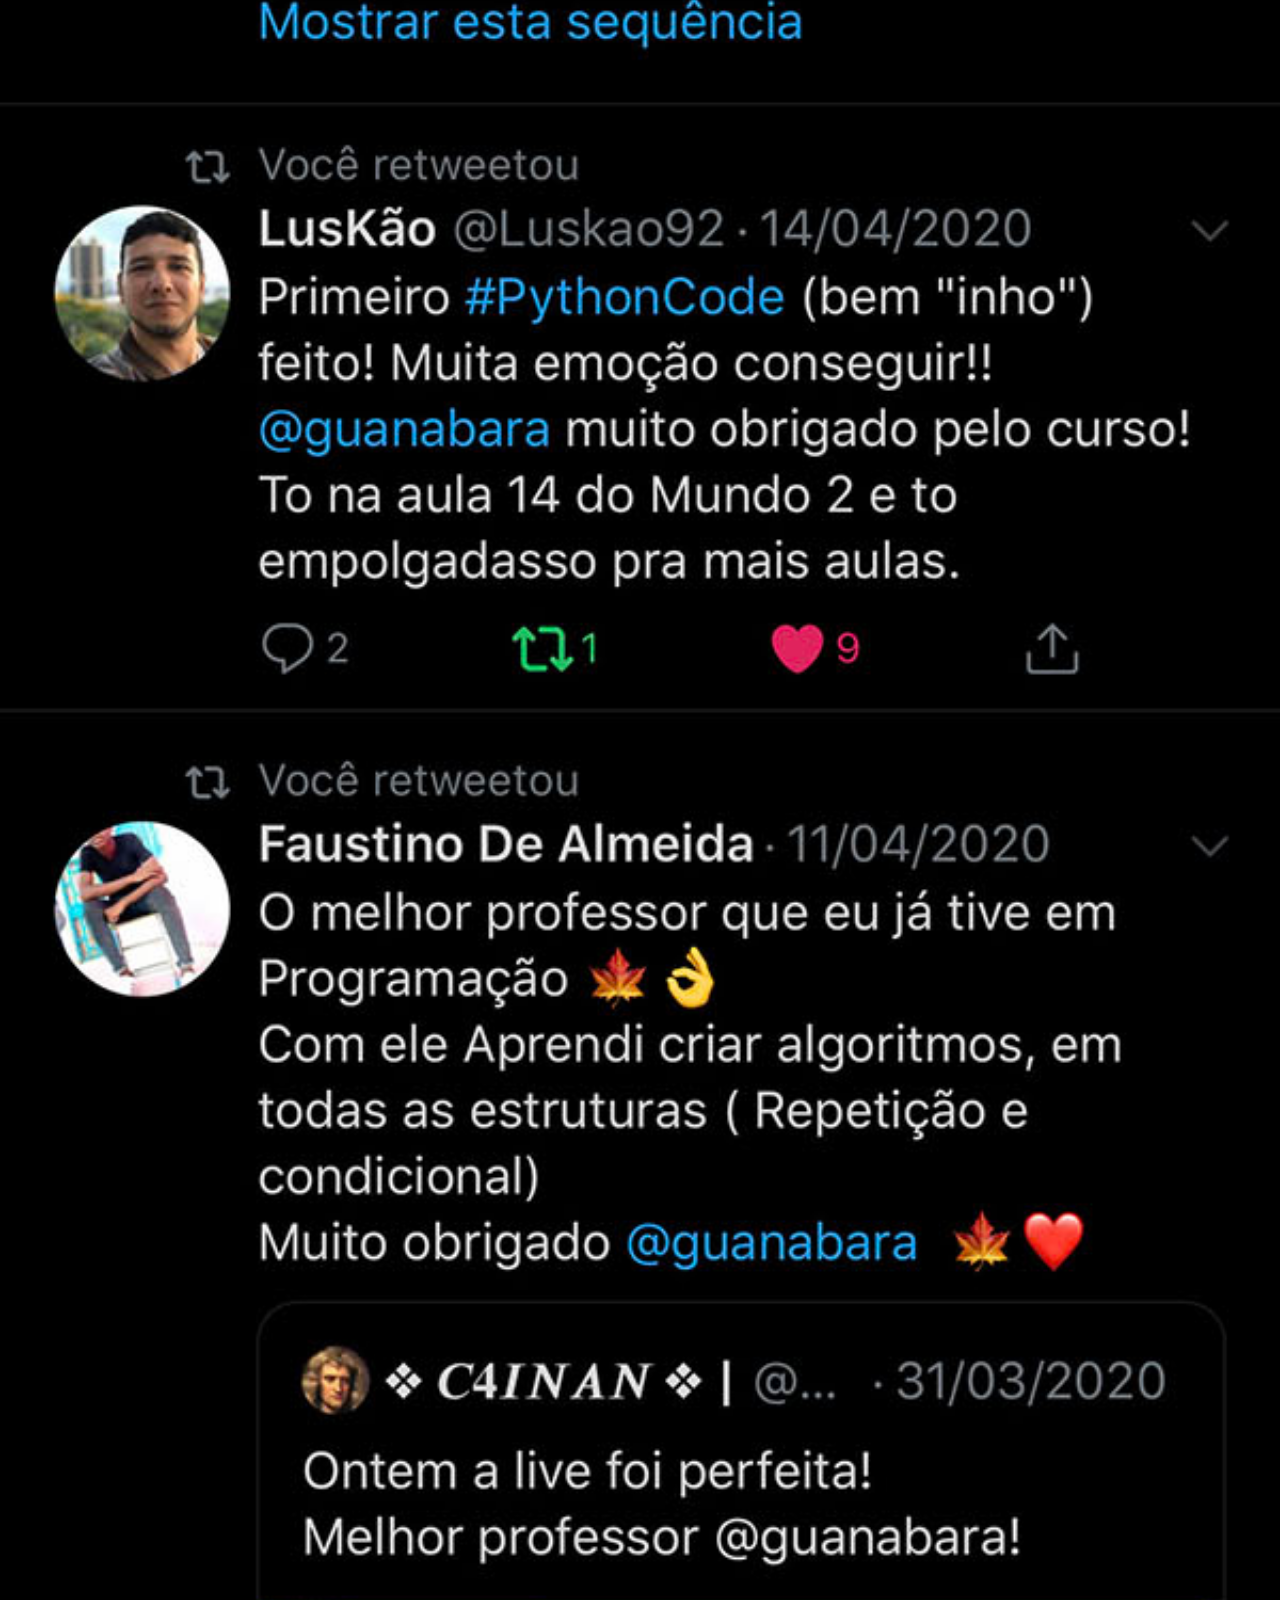
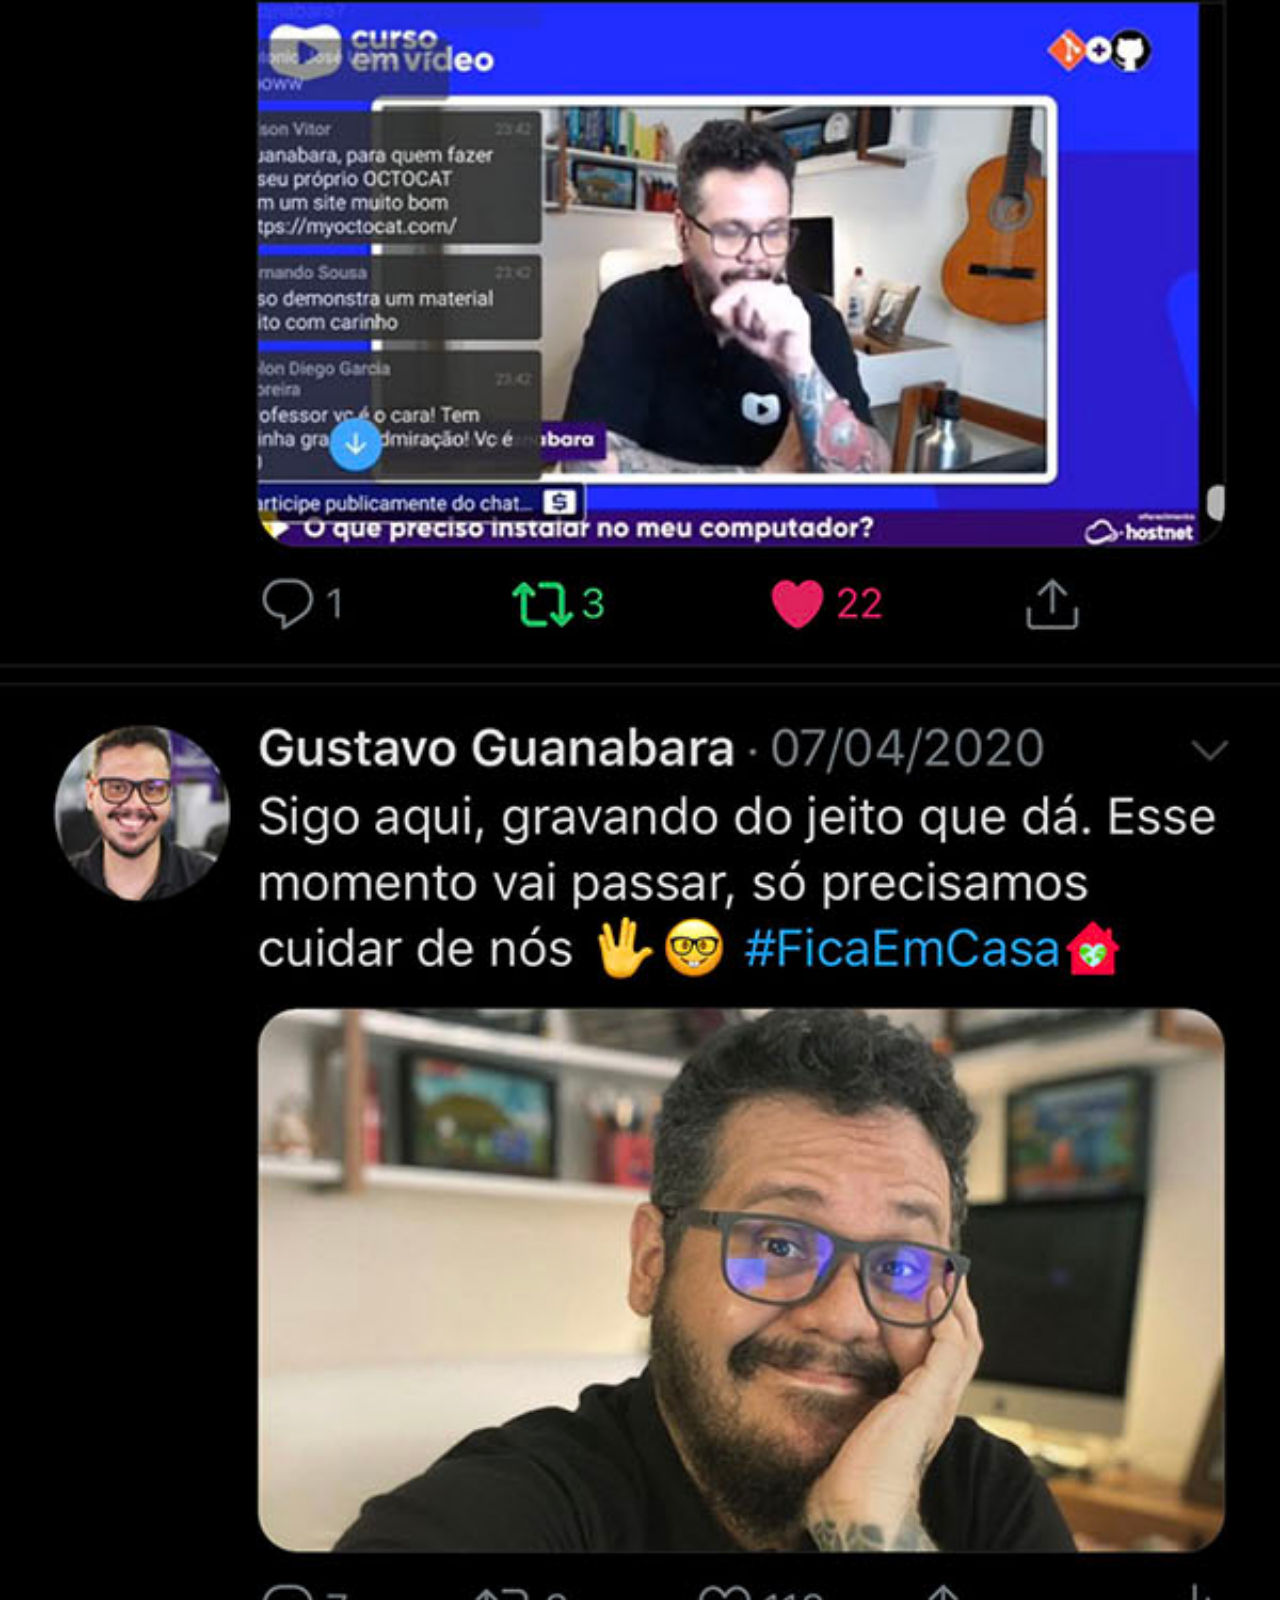
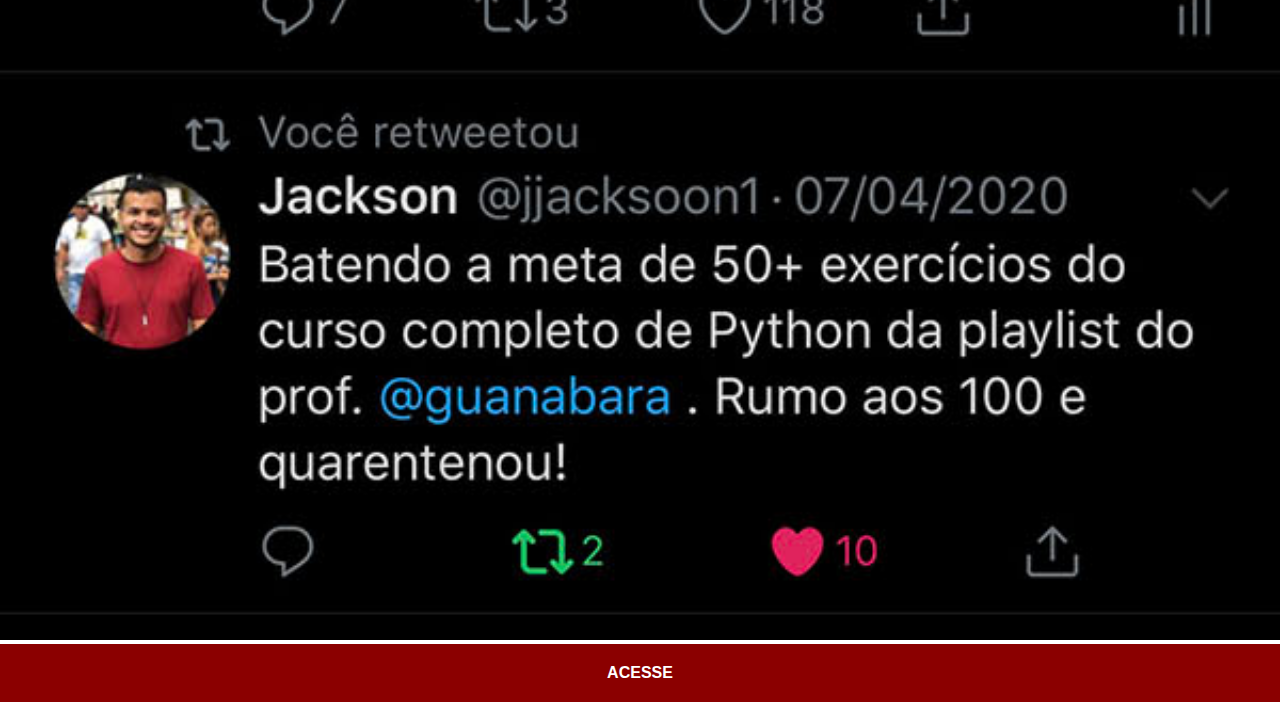
<file: twitter.html>
<!DOCTYPE html>
<html lang="pt-br">
<head>
    <meta charset="UTF-8">
    <meta name="viewport" content="width=device-width, initial-scale=1.0">
    <title>Twitter</title>
    <link rel="stylesheet" href="estilos/social.css">
</head>
<body>
    <img src="imagens/tela-twitter.jpg" alt="Twitter">
    <a href="https://www.x.com/gustavoguanabara/" target="_blank">ACESSE</a>
</body>
</html>
</file>
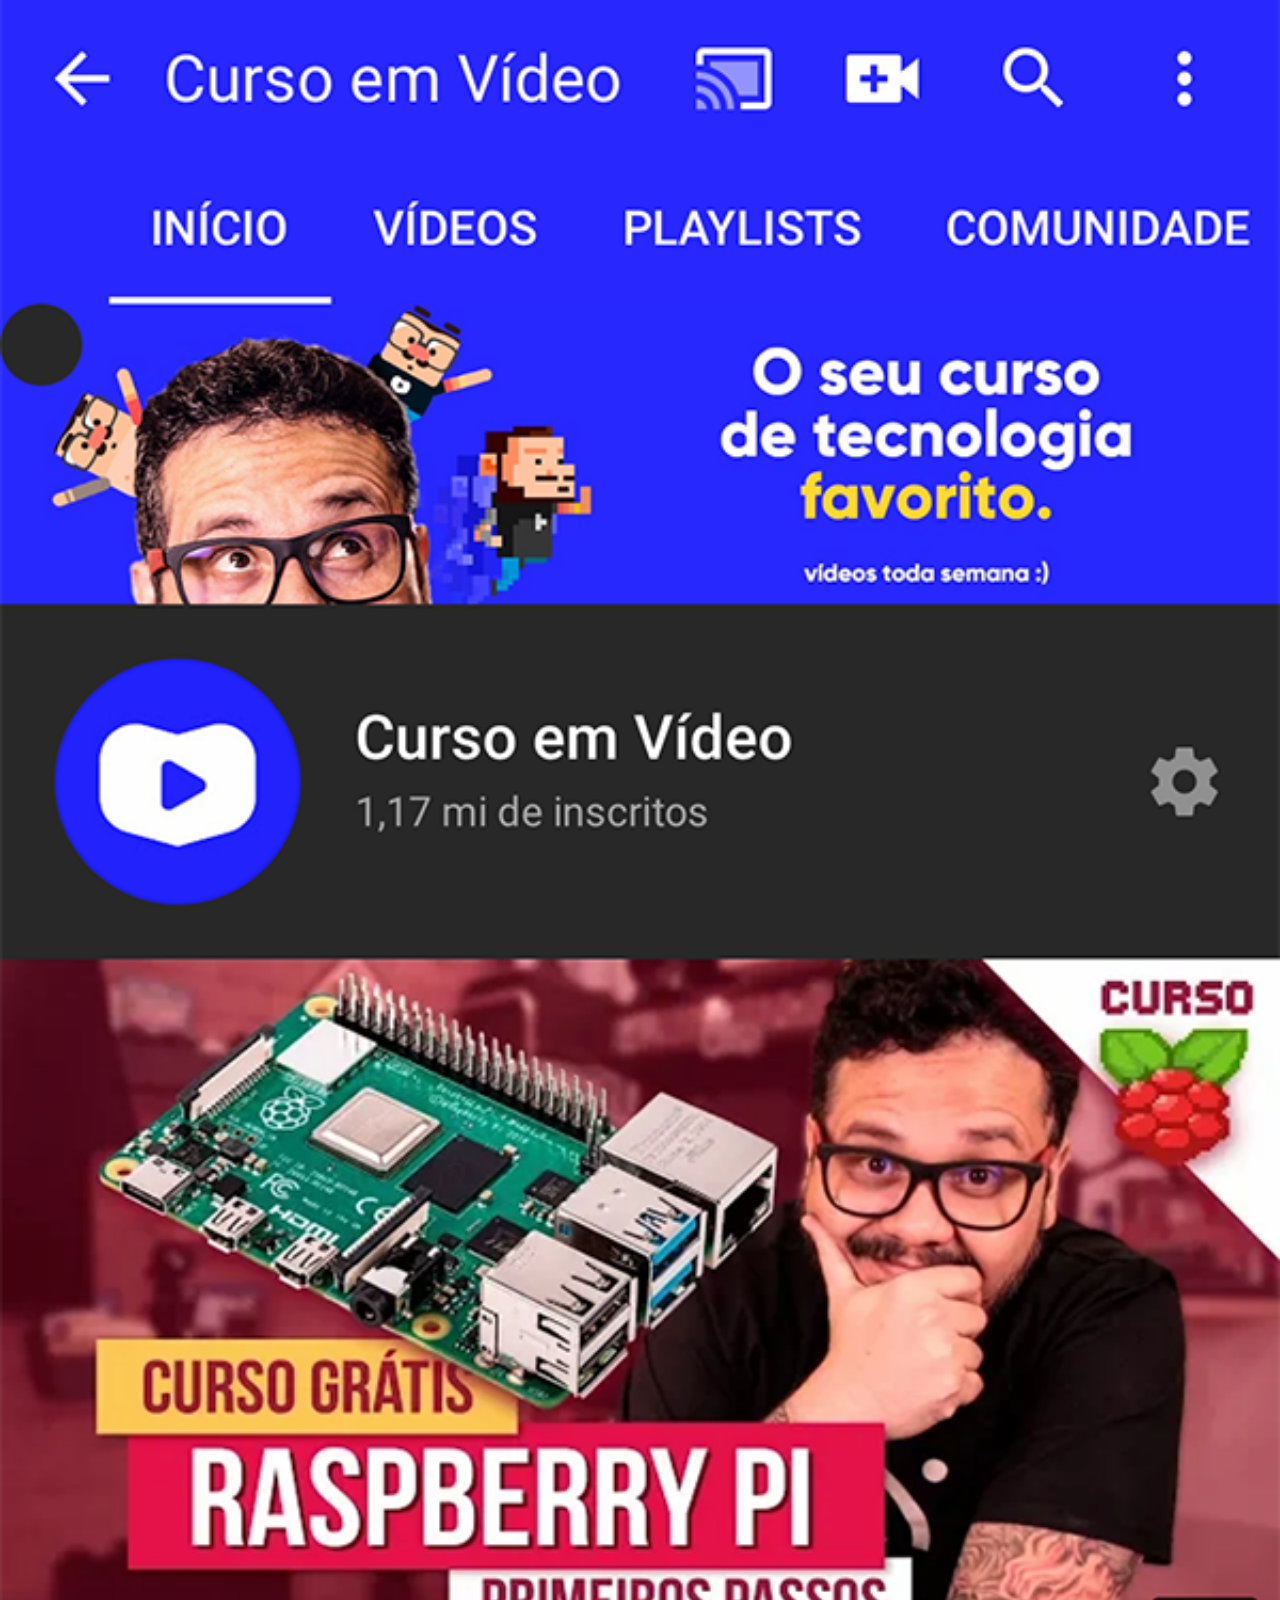
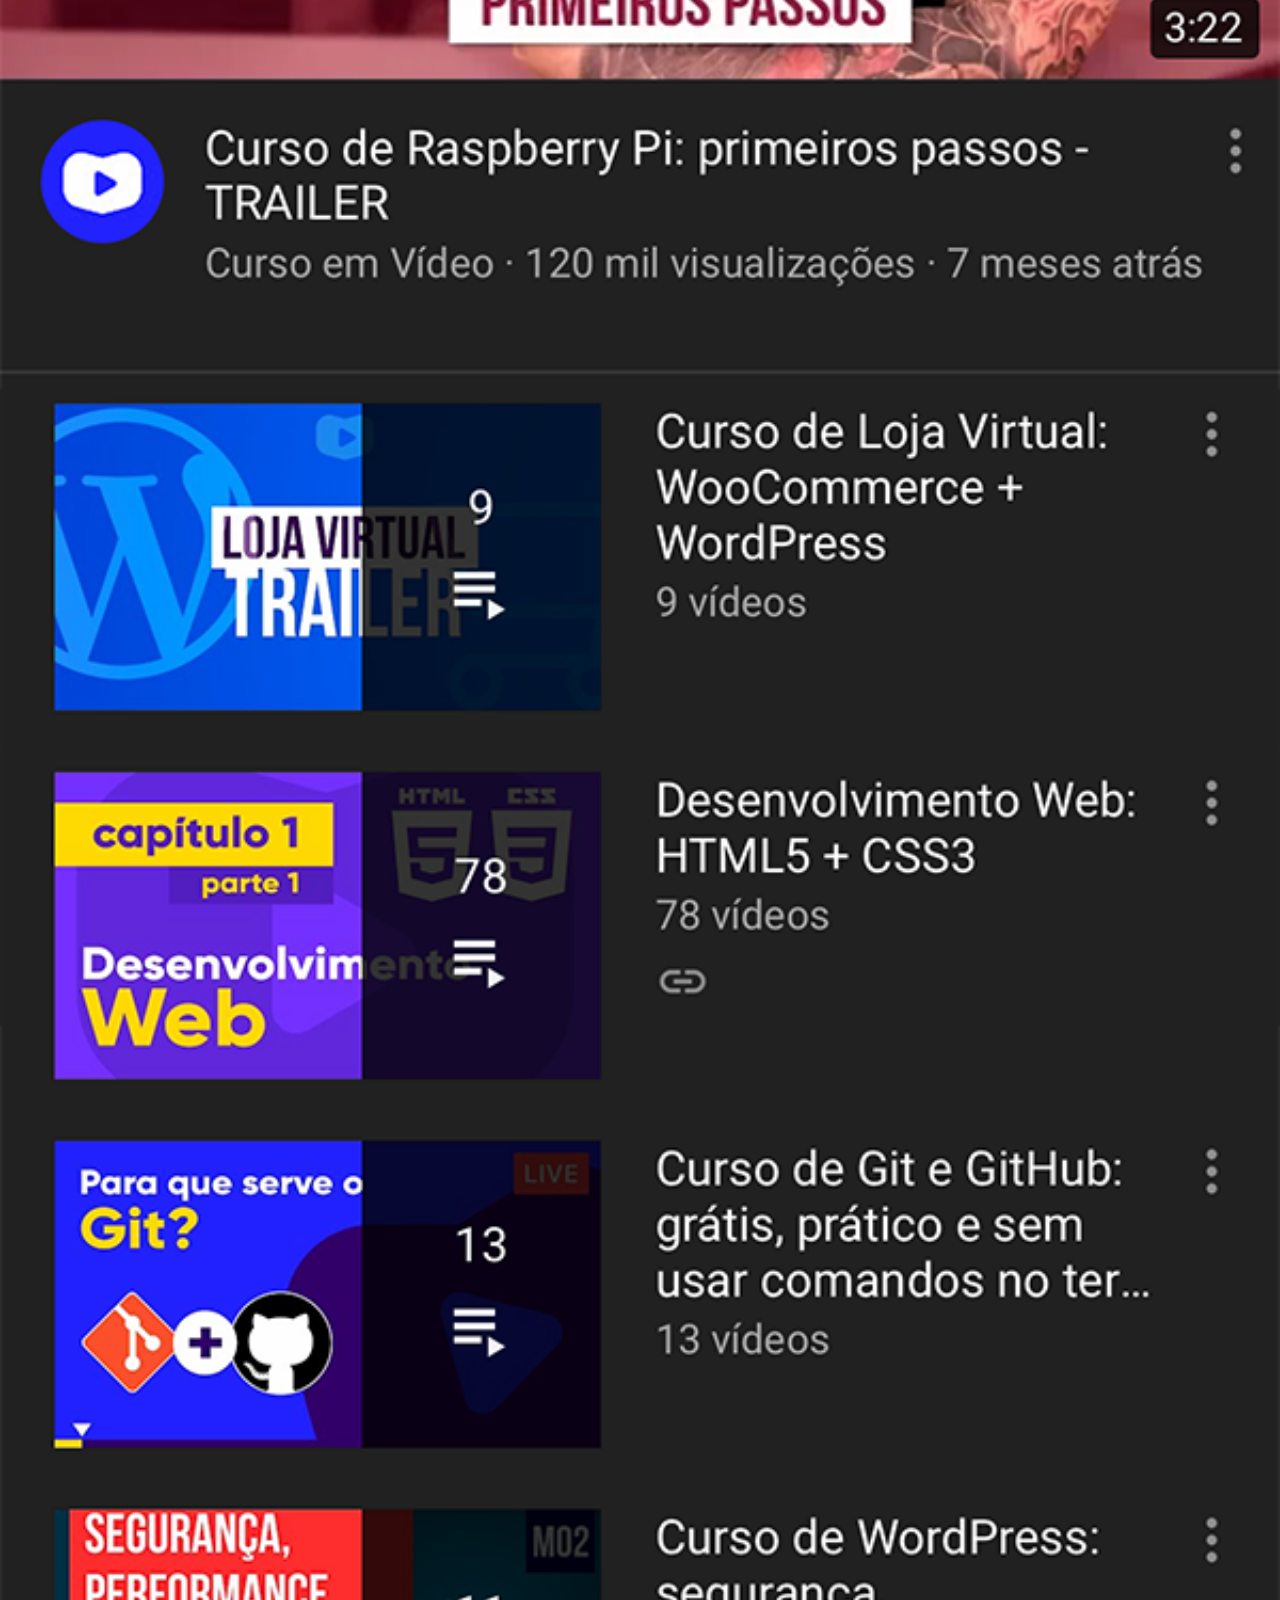
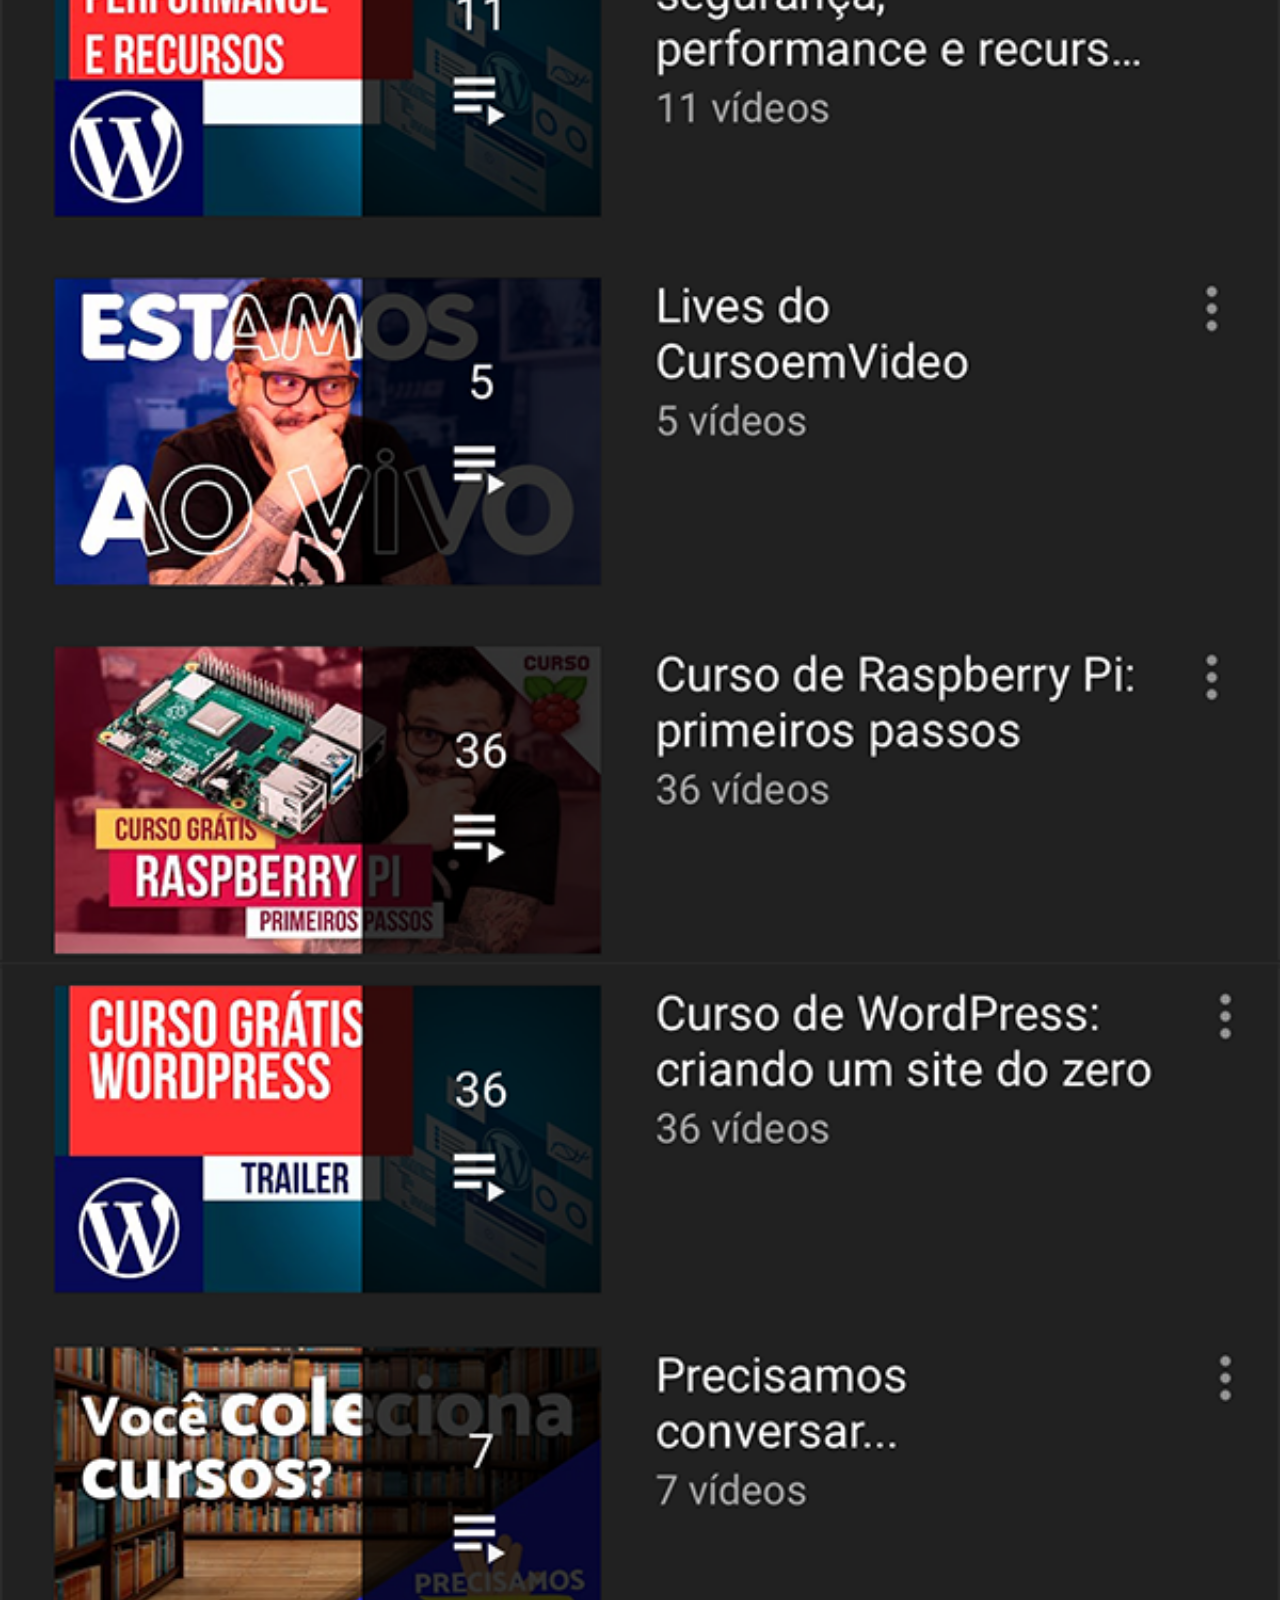
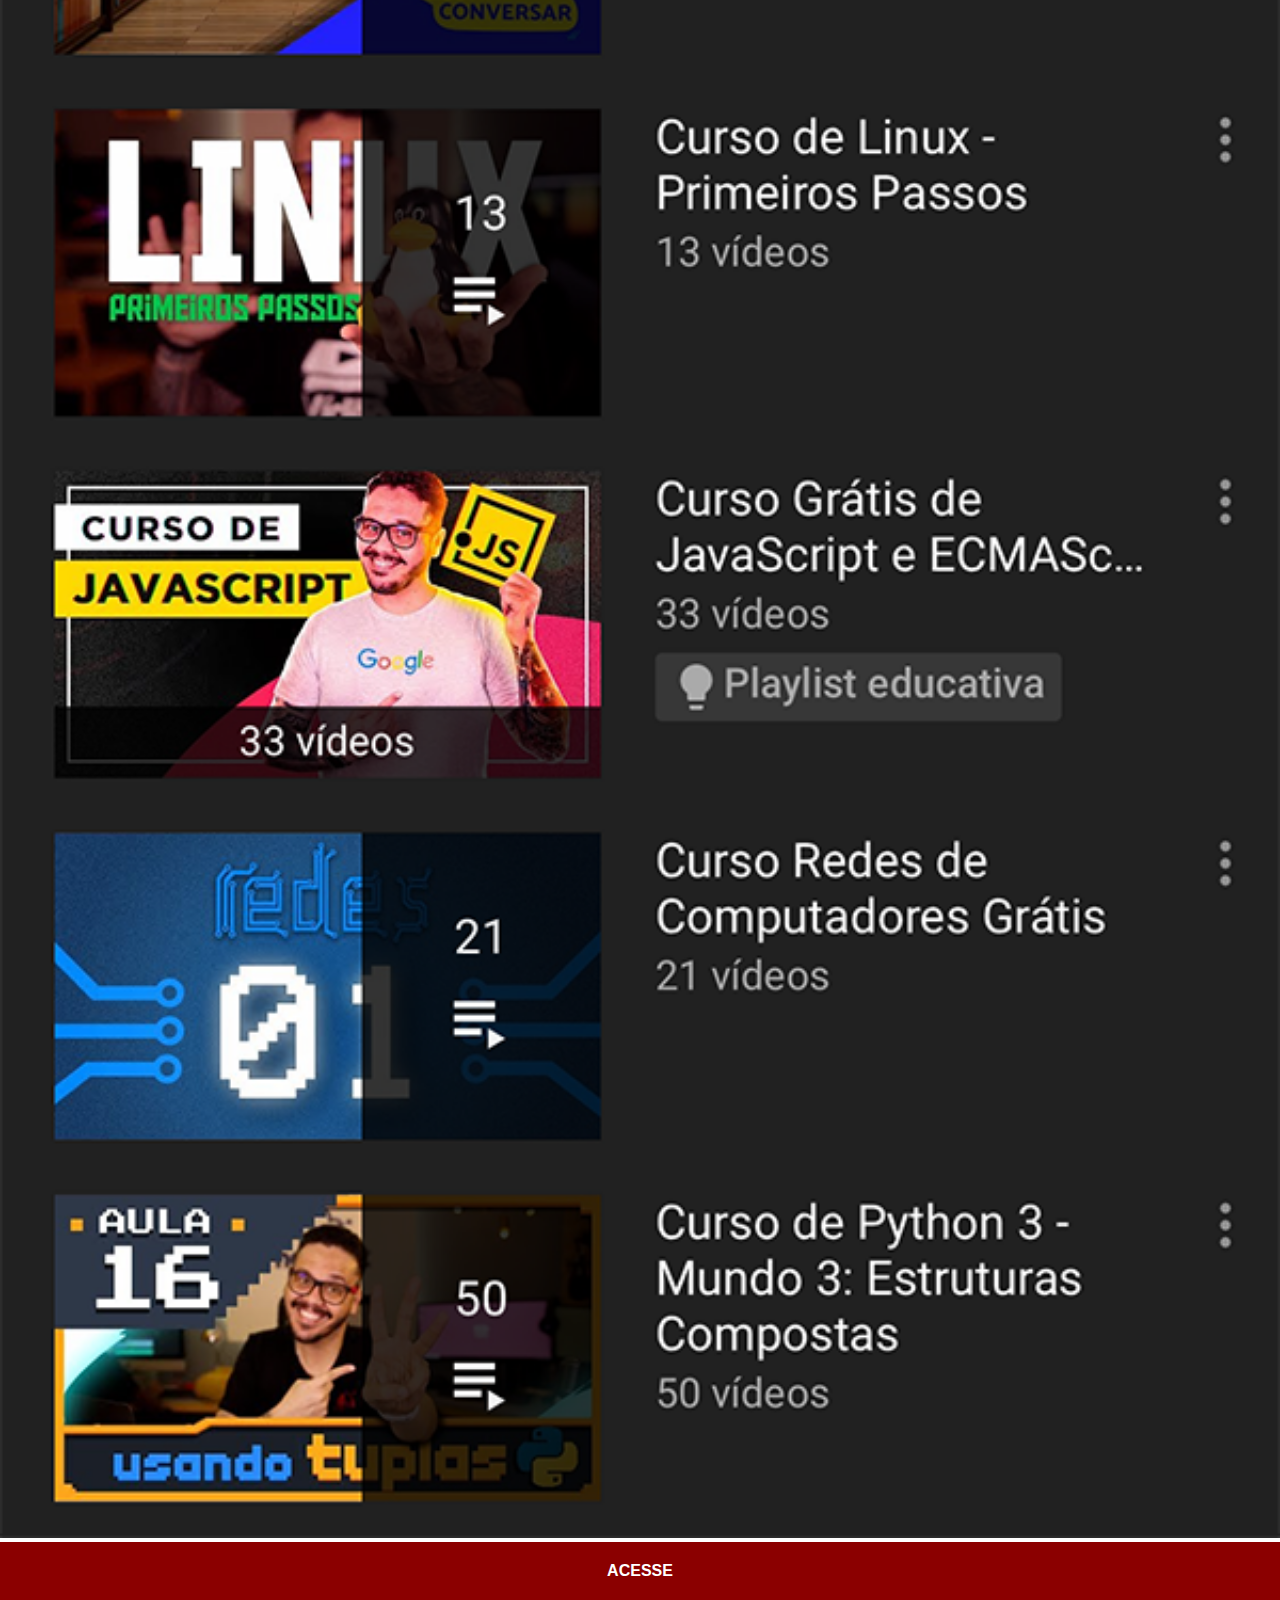
<file: youtube.html>
<!DOCTYPE html>
<html lang="pt-br">
<head>
    <meta charset="UTF-8">
    <meta name="viewport" content="width=device-width, initial-scale=1.0">
    <title>YouTube</title>
    <link rel="stylesheet" href="estilos/social.css">
</head>
<body>
    <img src="imagens/tela-youtube.png" alt="YouTube">
    <a href="https://www.youtube.com/cursoemvideo/playlists" target="_blank">ACESSE</a>
</body>
</html>
</file>
<file: estilos/style.css>
@charset "UTF-8";

* {
    margin: 0px;
    padding: 0px;
    font-family: Arial, Helvetica, sans-serif;
}

html, body {
    height: 100vh;
    width: 100vw;
    background-color: black;
}

body {
    background: url('../imagens/fundo-madeira.jpg') no-repeat top center;
    background-size: cover;
    background-attachment: fixed;
}

main {
    position: relative;
    height: 100vh;
}

section#telefone {
    position: absolute;
    top: 50%;
    left: 50%;
    transform: translate(-50%, -50%);
    height: 627px;
    width: 311px;
    background: url('../imagens/frame-iphone.png');
}

iframe#tela {
    position: relative;
    top: 80px;
    left: 22px;
    width: 267px;
    height: 471px;
}

section#redes-sociais {
    text-align: right;
}

section#redes-sociais img {
    width: 50px;
    margin: 10px;
    border-radius: 50%;
    box-shadow: 2px 2px 5px rgba(0, 0, 0, 0.400);
    box-sizing: border-box;
}

section#redes-sociais img:hover {
    border: 2px solid rgba(255, 255, 255, 0.603);
    transform: translate(-3px, -3px);
    box-shadow: 5px 5px 10px rgba(0, 0, 0, 0.61);
    transition: transform .2s, border .2s;
}
</file>
<file: estilos/social.css>
@charset "UTF-8";

* {
    margin: 0px;
    padding: 0px;
    font-family: Arial, Helvetica, sans-serif;
}

::-webkit-scrollbar {
    width: 0px;
    height: 0px;
}


img {
    width: 100vw;
}

a {
    display: block;
    background-color: darkred;
    color: white;
    padding: 20px;
    text-align: center;
    font-weight: bolder;
    text-decoration: none;
}

a:hover {
    background-color: red;
}
</file>
